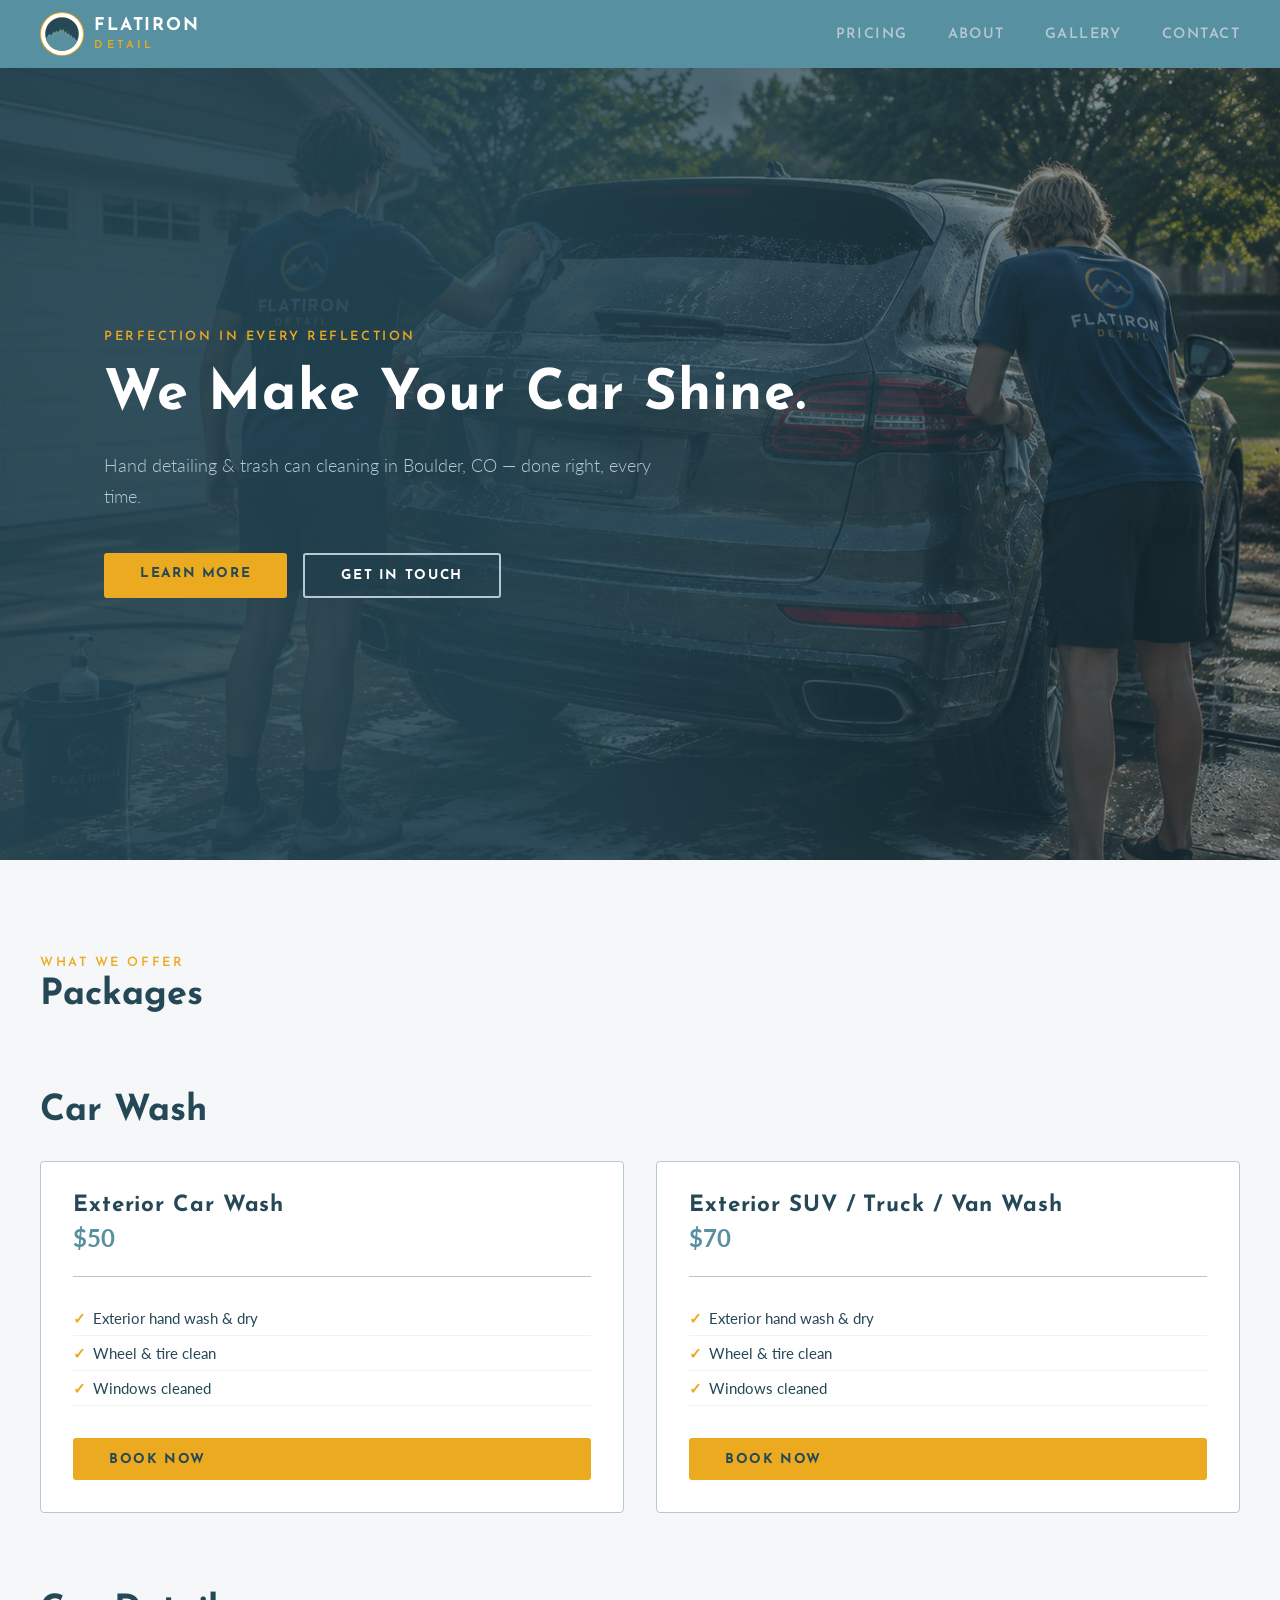
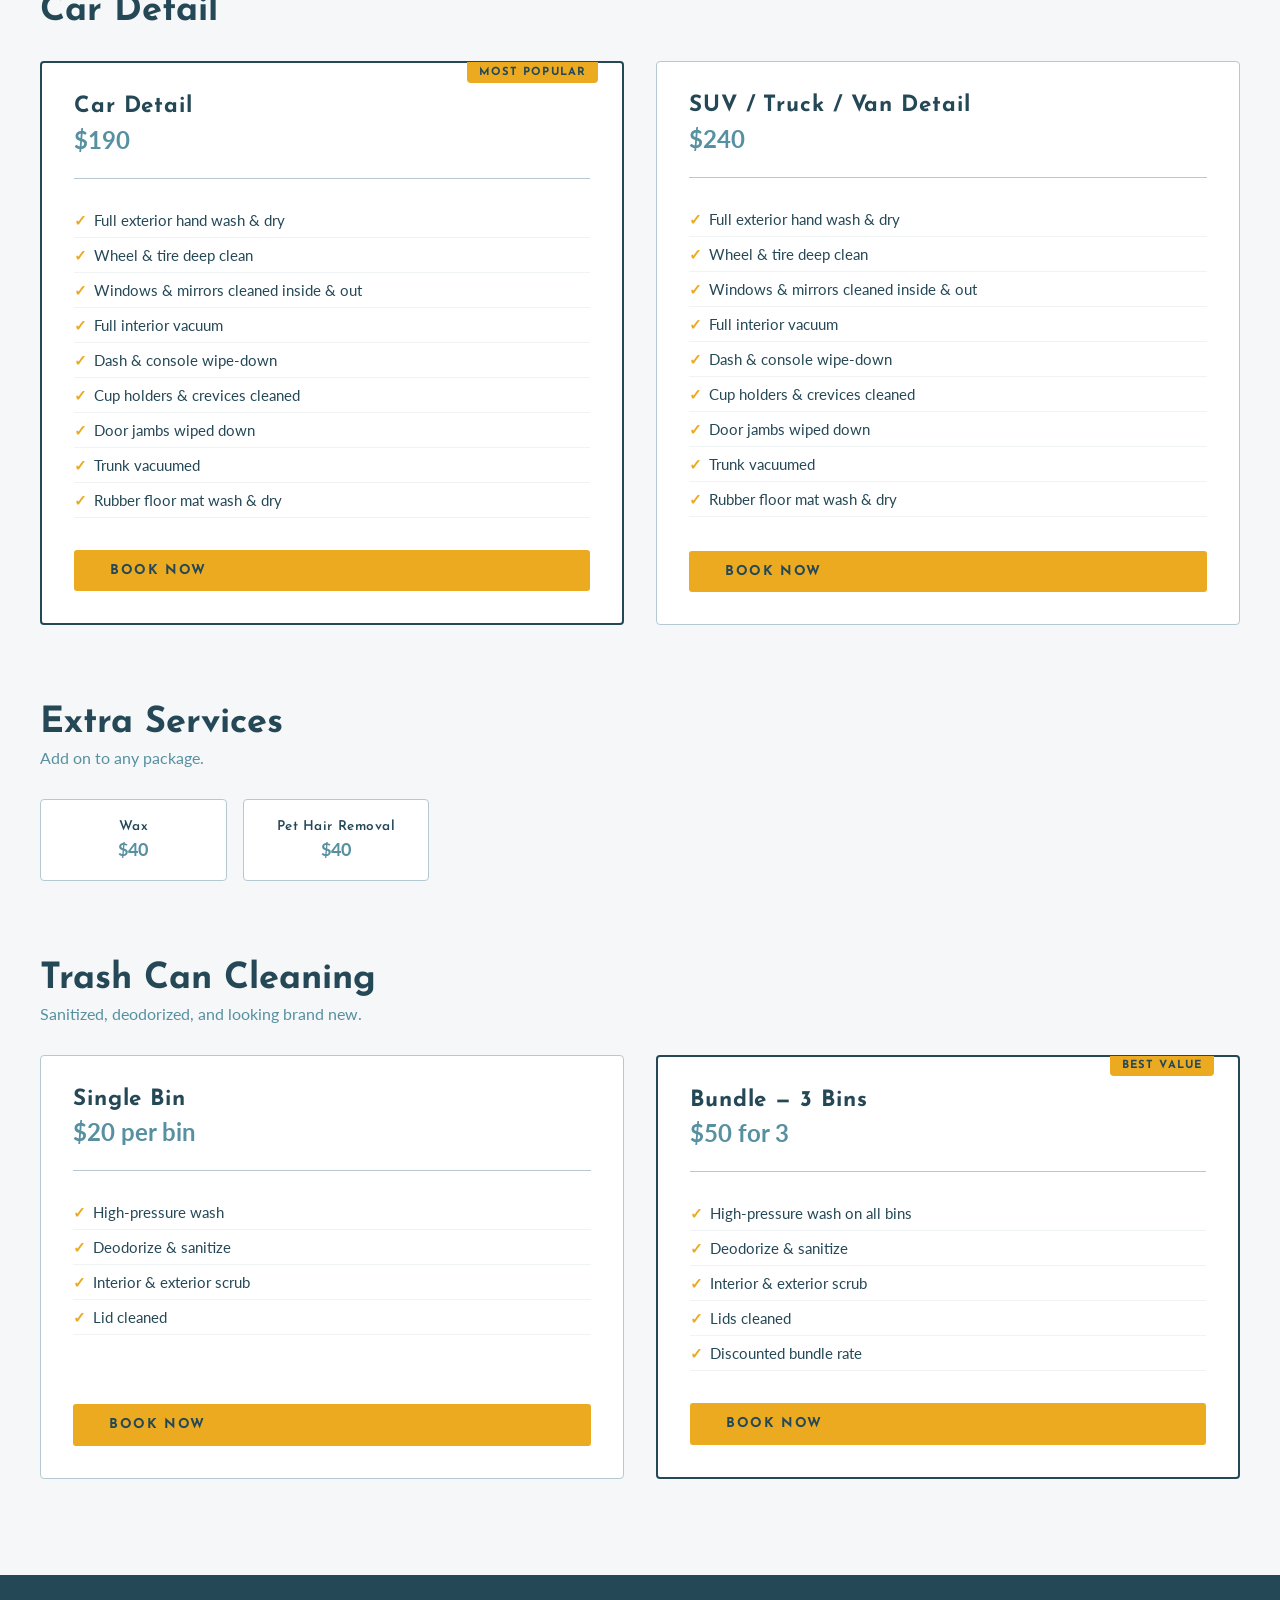
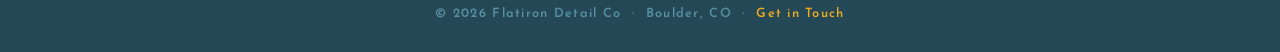
<file: index.html>
<!DOCTYPE html>
<html lang="en">
<head>
  <meta charset="UTF-8" />
  <meta name="viewport" content="width=device-width, initial-scale=1.0" />
  <title>Flatiron Detail Co</title>
  <link rel="preconnect" href="https://fonts.googleapis.com" />
  <link rel="preconnect" href="https://fonts.gstatic.com" crossorigin />
  <link href="https://fonts.googleapis.com/css2?family=Josefin+Sans:wght@300;400;600;700&family=Lato:wght@300;400;700&family=Belanosima:wght@400;600;700&display=swap" rel="stylesheet" />
  <link rel="icon" type="image/svg+xml" href="favicon.svg" />
  <link rel="stylesheet" href="style.css" />
</head>
<body>

  <!-- Navigation -->
  <header class="navbar">
    <div class="nav-container">
      <a href="index.html" class="nav-logo">
        <svg viewBox="120 140 440 440" xmlns="http://www.w3.org/2000/svg">
          <defs><clipPath id="logo-clip"><circle cx="340" cy="360" r="168"/></clipPath></defs>
          <circle cx="340" cy="360" r="220" fill="#EBAA20"/>
          <circle cx="340" cy="360" r="210" fill="#FFFFFF"/>
          <circle cx="340" cy="360" r="168" fill="#254857"/>
          <g clip-path="url(#logo-clip)">
            <path d="M172 430 L172 528 L508 528 L508 430 L480 420 L460 390 L448 400 L436 370 L424 382 L410 350 L396 365 L382 330 L368 348 L354 310 L340 330 L326 308 L312 328 L298 345 L284 326 L270 348 L256 335 L242 360 L228 372 L214 358 L200 375 L186 395 Z" fill="#5790A1"/>
            <polyline points="326,308 318,340 308,345 298,332 290,348 282,344 272,360 264,354 254,372 246,366 238,380" fill="none" stroke="#EBAA20" stroke-width="1.8" stroke-linecap="round" stroke-linejoin="round"/>
            <polyline points="354,310 348,335 340,330 334,348 326,344 318,360 308,365 302,378" fill="none" stroke="#EBAA20" stroke-width="1.8" stroke-linecap="round" stroke-linejoin="round"/>
            <polyline points="382,330 376,350 368,348 360,365 352,360 344,374" fill="none" stroke="#EBAA20" stroke-width="1.5" stroke-linecap="round" stroke-linejoin="round"/>
            <polyline points="410,350 404,368 396,365 388,378 380,374 372,386" fill="none" stroke="#EBAA20" stroke-width="1.4" stroke-linecap="round" stroke-linejoin="round"/>
            <polyline points="436,370 428,385 420,382 412,392 404,388 396,398 388,394" fill="none" stroke="#EBAA20" stroke-width="1.2" stroke-linecap="round" stroke-linejoin="round"/>
          </g>
          <circle cx="340" cy="360" r="168" fill="none" stroke="#EBAA20" stroke-width="1.5"/>
          <circle cx="340" cy="360" r="162" fill="none" stroke="#EBAA20" stroke-width="0.5" opacity="0.5"/>
        </svg>
        <span class="nav-logo-text">
          <span class="logo-line1">FLATIRON</span>
          <span class="logo-line2">DETAIL</span>
        </span>
      </a>
      <button class="nav-toggle" aria-label="Toggle navigation">
        <span></span><span></span><span></span>
      </button>
      <nav class="nav-links">
        <a href="#packages">Pricing</a>
        <a href="about.html">About</a>
        <a href="gallery.html">Gallery</a>
        <a href="contact.html">Contact</a>
      </nav>
    </div>
  </header>
  <script>
    const toggle = document.querySelector('.nav-toggle');
    const nav = document.querySelector('.nav-links');
    toggle.addEventListener('click', () => {
      toggle.classList.toggle('open');
      nav.classList.toggle('open');
    });
    nav.querySelectorAll('a').forEach(link => {
      link.addEventListener('click', () => {
        toggle.classList.remove('open');
        nav.classList.remove('open');
      });
    });
  </script>

  <!-- Hero Section -->
  <section class="hero">
    <div class="hero-content">
      <p class="hero-eyebrow">Perfection in every reflection</p>
      <h1>We Make Your Car Shine.</h1>
      <p class="hero-sub">Hand detailing &amp; trash can cleaning in Boulder, CO — done right, every time.</p>
      <div class="hero-buttons">
        <a href="about.html" class="btn btn-primary">Learn More</a>
        <a href="contact.html" class="btn btn-secondary">Get in Touch</a>
      </div>
    </div>
  </section>

  <!-- Packages Section -->
  <section class="packages-section" id="packages">
    <div class="packages-container">
      <div class="section-heading">
        <p class="section-eyebrow">What We Offer</p>
        <h2>Packages</h2>
      </div>

      <!-- Car Washes -->
      <div class="section-heading section-heading--sub">
        <h2>Car Wash</h2>
      </div>
      <div class="packages-grid">

        <div class="package-card">
          <div class="package-header">
            <h3>Exterior Car Wash</h3>
            <p class="package-price">$50</p>
          </div>
          <ul class="package-features">
            <li>Exterior hand wash &amp; dry</li>
            <li>Wheel &amp; tire clean</li>
            <li>Windows cleaned</li>
          </ul>
          <a href="contact.html" class="btn btn-primary">Book Now</a>
        </div>

        <div class="package-card">
          <div class="package-header">
            <h3>Exterior SUV / Truck / Van Wash</h3>
            <p class="package-price">$70</p>
          </div>
          <ul class="package-features">
            <li>Exterior hand wash &amp; dry</li>
            <li>Wheel &amp; tire clean</li>
            <li>Windows cleaned</li>
          </ul>
          <a href="contact.html" class="btn btn-primary">Book Now</a>
        </div>

      </div>

      <!-- Car Detail -->
      <div class="section-heading section-heading--sub">
        <h2>Car Detail</h2>
      </div>
      <div class="packages-grid">

        <div class="package-card package-card--featured">
          <div class="package-badge">Most Popular</div>
          <div class="package-header">
            <h3>Car Detail</h3>
            <p class="package-price">$190</p>
          </div>
          <ul class="package-features">
            <li>Full exterior hand wash &amp; dry</li>
            <li>Wheel &amp; tire deep clean</li>
            <li>Windows &amp; mirrors cleaned inside &amp; out</li>
            <li>Full interior vacuum</li>
            <li>Dash &amp; console wipe-down</li>
            <li>Cup holders &amp; crevices cleaned</li>
            <li>Door jambs wiped down</li>
            <li>Trunk vacuumed</li>
            <li>Rubber floor mat wash &amp; dry</li>
          </ul>
          <a href="contact.html" class="btn btn-primary">Book Now</a>
        </div>

        <div class="package-card">
          <div class="package-header">
            <h3>SUV / Truck / Van Detail</h3>
            <p class="package-price">$240</p>
          </div>
          <ul class="package-features">
            <li>Full exterior hand wash &amp; dry</li>
            <li>Wheel &amp; tire deep clean</li>
            <li>Windows &amp; mirrors cleaned inside &amp; out</li>
            <li>Full interior vacuum</li>
            <li>Dash &amp; console wipe-down</li>
            <li>Cup holders &amp; crevices cleaned</li>
            <li>Door jambs wiped down</li>
            <li>Trunk vacuumed</li>
            <li>Rubber floor mat wash &amp; dry</li>
          </ul>
          <a href="contact.html" class="btn btn-primary">Book Now</a>
        </div>

      </div>

      <!-- Extra Services -->
      <div class="section-heading section-heading--sub">
        <h2>Extra Services</h2>
        <p class="section-sub">Add on to any package.</p>
      </div>
      <div class="extras-grid">
        <div class="extra-card">
          <p class="extra-name">Wax</p>
          <p class="extra-price">$40</p>
        </div>
        <div class="extra-card">
          <p class="extra-name">Pet Hair Removal</p>
          <p class="extra-price">$40</p>
        </div>
      </div>

      <!-- Trash Can Cleaning -->
      <div class="section-heading section-heading--sub">
        <h2>Trash Can Cleaning</h2>
        <p class="section-sub">Sanitized, deodorized, and looking brand new.</p>
      </div>
      <div class="packages-grid">

        <div class="package-card">
          <div class="package-header">
            <h3>Single Bin</h3>
            <p class="package-price">$20 per bin</p>
          </div>
          <ul class="package-features">
            <li>High-pressure wash</li>
            <li>Deodorize &amp; sanitize</li>
            <li>Interior &amp; exterior scrub</li>
            <li>Lid cleaned</li>
          </ul>
          <a href="contact.html" class="btn btn-primary">Book Now</a>
        </div>

        <div class="package-card package-card--featured">
          <div class="package-badge">Best Value</div>
          <div class="package-header">
            <h3>Bundle — 3 Bins</h3>
            <p class="package-price">$50 for 3</p>
          </div>
          <ul class="package-features">
            <li>High-pressure wash on all bins</li>
            <li>Deodorize &amp; sanitize</li>
            <li>Interior &amp; exterior scrub</li>
            <li>Lids cleaned</li>
            <li>Discounted bundle rate</li>
          </ul>
          <a href="contact.html" class="btn btn-primary">Book Now</a>
        </div>

      </div>

    </div>
  </section>

  <footer class="site-footer">
    <p>&copy; <span id="year"></span> Flatiron Detail Co &nbsp;·&nbsp; Boulder, CO &nbsp;·&nbsp; <a href="contact.html">Get in Touch</a></p>
  </footer>
  <script>document.getElementById('year').textContent = new Date().getFullYear();</script>

</body>
</html>
</file>
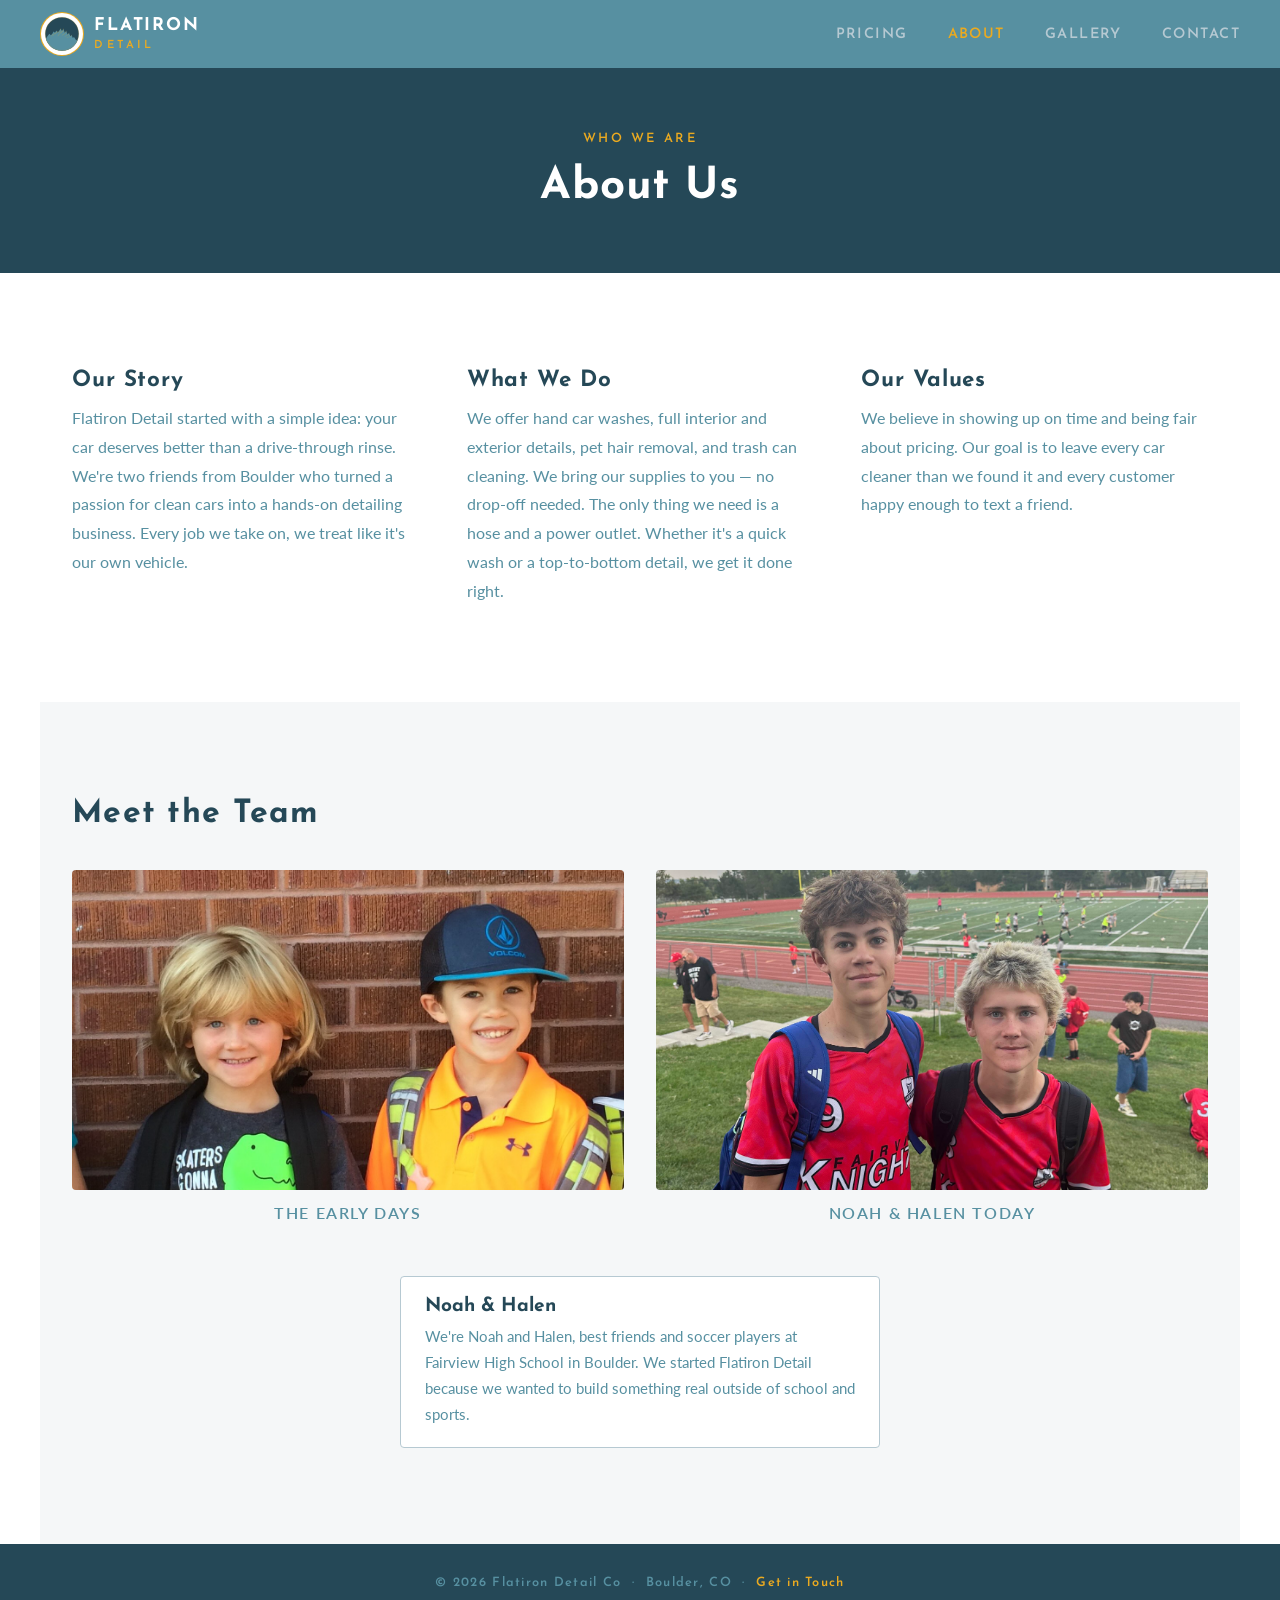
<file: about.html>
<!DOCTYPE html>
<html lang="en">
<head>
  <meta charset="UTF-8" />
  <meta name="viewport" content="width=device-width, initial-scale=1.0" />
  <title>About | Flatiron Detail Co</title>
  <link rel="preconnect" href="https://fonts.googleapis.com" />
  <link rel="preconnect" href="https://fonts.gstatic.com" crossorigin />
  <link href="https://fonts.googleapis.com/css2?family=Josefin+Sans:wght@300;400;600;700&family=Lato:wght@300;400;700&family=Belanosima:wght@400;600;700&display=swap" rel="stylesheet" />
  <link rel="icon" type="image/svg+xml" href="favicon.svg" />
  <link rel="stylesheet" href="style.css" />
</head>
<body>

  <!-- Navigation -->
  <header class="navbar">
    <div class="nav-container">
      <a href="index.html" class="nav-logo">
        <svg viewBox="120 140 440 440" xmlns="http://www.w3.org/2000/svg">
          <defs><clipPath id="logo-clip"><circle cx="340" cy="360" r="168"/></clipPath></defs>
          <circle cx="340" cy="360" r="220" fill="#EBAA20"/>
          <circle cx="340" cy="360" r="210" fill="#FFFFFF"/>
          <circle cx="340" cy="360" r="168" fill="#254857"/>
          <g clip-path="url(#logo-clip)">
            <path d="M172 430 L172 528 L508 528 L508 430 L480 420 L460 390 L448 400 L436 370 L424 382 L410 350 L396 365 L382 330 L368 348 L354 310 L340 330 L326 308 L312 328 L298 345 L284 326 L270 348 L256 335 L242 360 L228 372 L214 358 L200 375 L186 395 Z" fill="#5790A1"/>
            <polyline points="326,308 318,340 308,345 298,332 290,348 282,344 272,360 264,354 254,372 246,366 238,380" fill="none" stroke="#EBAA20" stroke-width="1.8" stroke-linecap="round" stroke-linejoin="round"/>
            <polyline points="354,310 348,335 340,330 334,348 326,344 318,360 308,365 302,378" fill="none" stroke="#EBAA20" stroke-width="1.8" stroke-linecap="round" stroke-linejoin="round"/>
            <polyline points="382,330 376,350 368,348 360,365 352,360 344,374" fill="none" stroke="#EBAA20" stroke-width="1.5" stroke-linecap="round" stroke-linejoin="round"/>
            <polyline points="410,350 404,368 396,365 388,378 380,374 372,386" fill="none" stroke="#EBAA20" stroke-width="1.4" stroke-linecap="round" stroke-linejoin="round"/>
            <polyline points="436,370 428,385 420,382 412,392 404,388 396,398 388,394" fill="none" stroke="#EBAA20" stroke-width="1.2" stroke-linecap="round" stroke-linejoin="round"/>
          </g>
          <circle cx="340" cy="360" r="168" fill="none" stroke="#EBAA20" stroke-width="1.5"/>
          <circle cx="340" cy="360" r="162" fill="none" stroke="#EBAA20" stroke-width="0.5" opacity="0.5"/>
        </svg>
        <span class="nav-logo-text">
          <span class="logo-line1">FLATIRON</span>
          <span class="logo-line2">DETAIL</span>
        </span>
      </a>
      <button class="nav-toggle" aria-label="Toggle navigation">
        <span></span><span></span><span></span>
      </button>
      <nav class="nav-links">
        <a href="index.html#packages">Pricing</a>
        <a href="about.html" class="active">About</a>
        <a href="gallery.html">Gallery</a>
        <a href="contact.html">Contact</a>
      </nav>
    </div>
  </header>
  <script>
    const toggle = document.querySelector('.nav-toggle');
    const nav = document.querySelector('.nav-links');
    toggle.addEventListener('click', () => {
      toggle.classList.toggle('open');
      nav.classList.toggle('open');
    });
    nav.querySelectorAll('a').forEach(link => {
      link.addEventListener('click', () => {
        toggle.classList.remove('open');
        nav.classList.remove('open');
      });
    });
  </script>

  <!-- Page Header -->
  <section class="page-hero">
    <div class="page-hero-content">
      <p class="hero-eyebrow">Who We Are</p>
      <h1>About Us</h1>
    </div>
  </section>

  <!-- About Content -->
  <section class="section">
    <div class="about-grid">

      <div class="about-block">
        <h2>Our Story</h2>
        <p>Flatiron Detail started with a simple idea: your car deserves better than a drive-through rinse. We're two friends from Boulder who turned a passion for clean cars into a hands-on detailing business. Every job we take on, we treat like it's our own vehicle.</p>
      </div>

      <div class="about-block">
        <h2>What We Do</h2>
        <p>We offer hand car washes, full interior and exterior details, pet hair removal, and trash can cleaning. We bring our supplies to you — no drop-off needed. The only thing we need is a hose and a power outlet. Whether it's a quick wash or a top-to-bottom detail, we get it done right.</p>
      </div>

      <div class="about-block">
        <h2>Our Values</h2>
        <p>We believe in showing up on time and being fair about pricing. Our goal is to leave every car cleaner than we found it and every customer happy enough to text a friend.</p>
      </div>

    </div>
  </section>

  <!-- Meet the Team -->
  <section class="section section-alt">
    <div class="team-section-header">
      <h2>Meet the Team</h2>
    </div>

    <div class="team-photos-row">
      <div class="team-photo-block">
        <img src="images/noah-halen-kids.jpg" alt="Noah and Halen — the early days" />
        <p class="team-photo-caption">The early days</p>
      </div>
      <div class="team-photo-block">
        <img src="images/noah-halen-soccer.jpg" alt="Noah and Halen today" />
        <p class="team-photo-caption">Noah &amp; Halen today</p>
      </div>
    </div>

    <div class="team-grid">

      <div class="team-card">
        <div class="team-info">
          <h3>Noah &amp; Halen</h3>
          <p>We're Noah and Halen, best friends and soccer players at Fairview High School in Boulder. We started Flatiron Detail because we wanted to build something real outside of school and sports.</p>
        </div>
      </div>

    </div>
  </section>

  <footer class="site-footer">
    <p>&copy; <span id="year"></span> Flatiron Detail Co &nbsp;·&nbsp; Boulder, CO &nbsp;·&nbsp; <a href="contact.html">Get in Touch</a></p>
  </footer>
  <script>document.getElementById('year').textContent = new Date().getFullYear();</script>

</body>
</html>
</file>
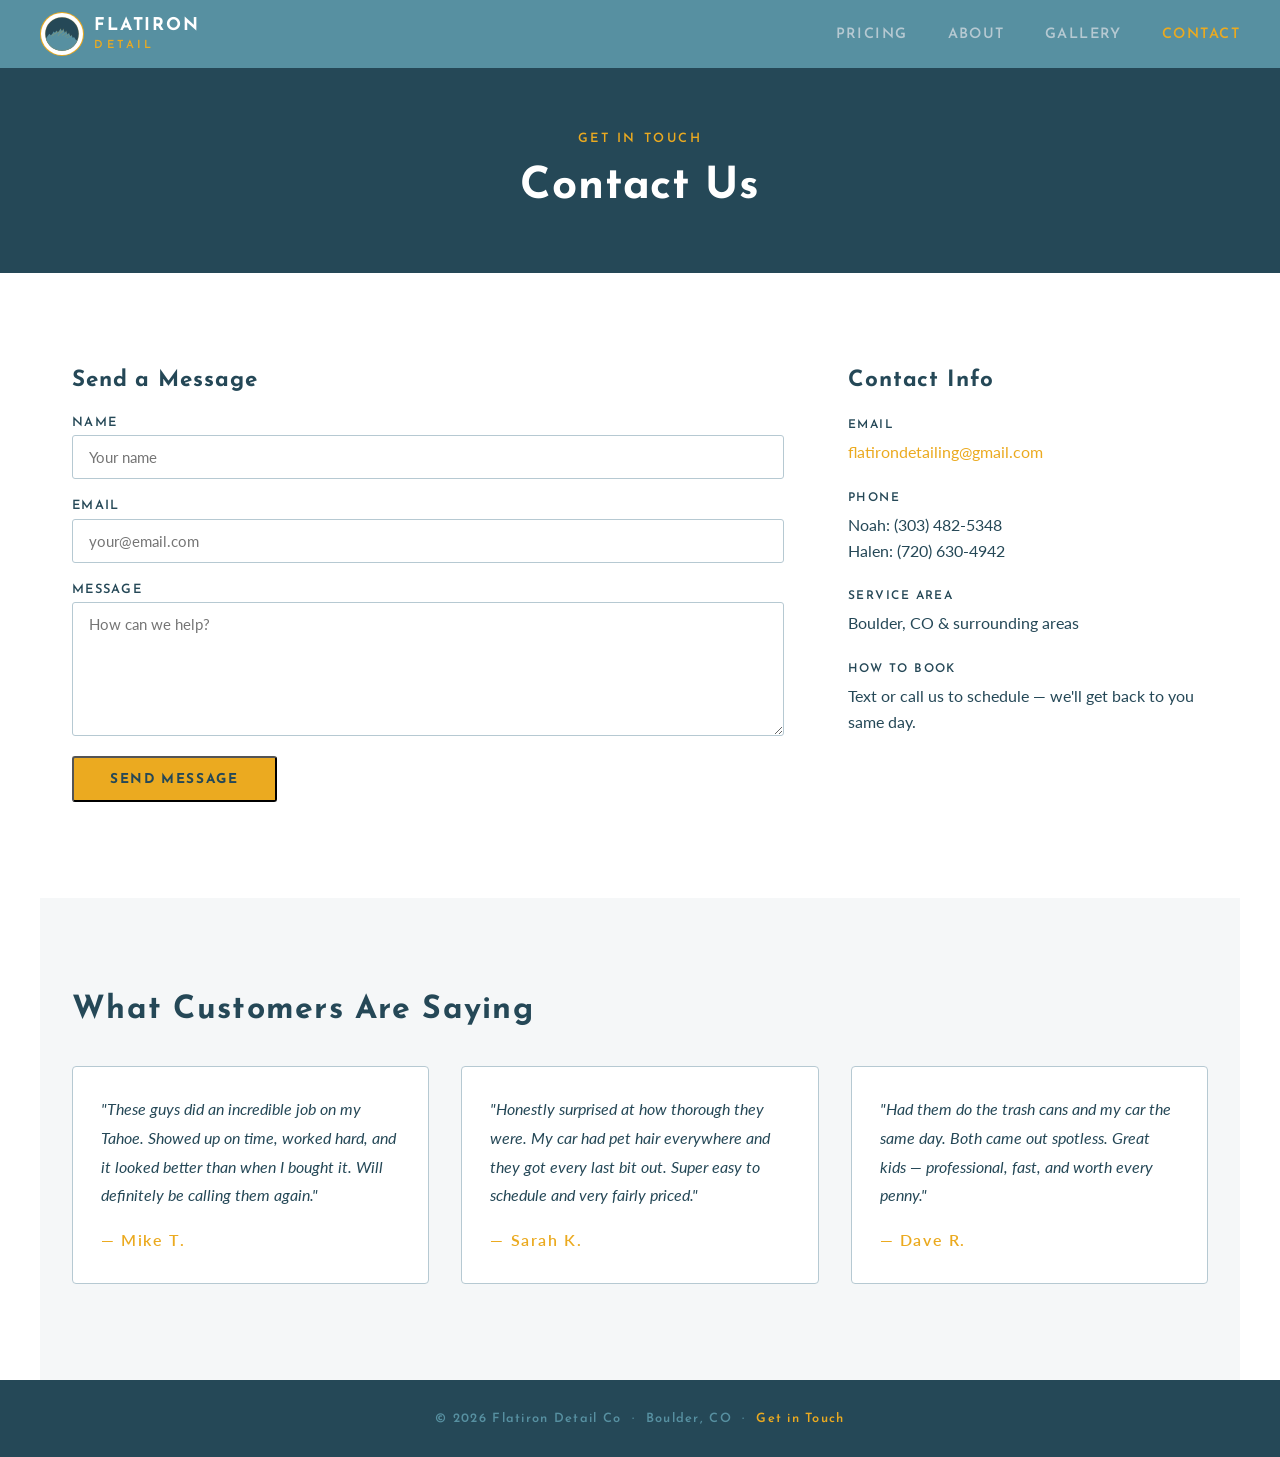
<file: contact.html>
<!DOCTYPE html>
<html lang="en">
<head>
  <meta charset="UTF-8" />
  <meta name="viewport" content="width=device-width, initial-scale=1.0" />
  <title>Contact | Flatiron Detail Co</title>
  <link rel="preconnect" href="https://fonts.googleapis.com" />
  <link rel="preconnect" href="https://fonts.gstatic.com" crossorigin />
  <link href="https://fonts.googleapis.com/css2?family=Josefin+Sans:wght@300;400;600;700&family=Lato:wght@300;400;700&family=Belanosima:wght@400;600;700&display=swap" rel="stylesheet" />
  <link rel="icon" type="image/svg+xml" href="favicon.svg" />
  <link rel="stylesheet" href="style.css" />
</head>
<body>

  <!-- Navigation -->
  <header class="navbar">
    <div class="nav-container">
      <a href="index.html" class="nav-logo">
        <svg viewBox="120 140 440 440" xmlns="http://www.w3.org/2000/svg">
          <defs><clipPath id="logo-clip"><circle cx="340" cy="360" r="168"/></clipPath></defs>
          <circle cx="340" cy="360" r="220" fill="#EBAA20"/>
          <circle cx="340" cy="360" r="210" fill="#FFFFFF"/>
          <circle cx="340" cy="360" r="168" fill="#254857"/>
          <g clip-path="url(#logo-clip)">
            <path d="M172 430 L172 528 L508 528 L508 430 L480 420 L460 390 L448 400 L436 370 L424 382 L410 350 L396 365 L382 330 L368 348 L354 310 L340 330 L326 308 L312 328 L298 345 L284 326 L270 348 L256 335 L242 360 L228 372 L214 358 L200 375 L186 395 Z" fill="#5790A1"/>
            <polyline points="326,308 318,340 308,345 298,332 290,348 282,344 272,360 264,354 254,372 246,366 238,380" fill="none" stroke="#EBAA20" stroke-width="1.8" stroke-linecap="round" stroke-linejoin="round"/>
            <polyline points="354,310 348,335 340,330 334,348 326,344 318,360 308,365 302,378" fill="none" stroke="#EBAA20" stroke-width="1.8" stroke-linecap="round" stroke-linejoin="round"/>
            <polyline points="382,330 376,350 368,348 360,365 352,360 344,374" fill="none" stroke="#EBAA20" stroke-width="1.5" stroke-linecap="round" stroke-linejoin="round"/>
            <polyline points="410,350 404,368 396,365 388,378 380,374 372,386" fill="none" stroke="#EBAA20" stroke-width="1.4" stroke-linecap="round" stroke-linejoin="round"/>
            <polyline points="436,370 428,385 420,382 412,392 404,388 396,398 388,394" fill="none" stroke="#EBAA20" stroke-width="1.2" stroke-linecap="round" stroke-linejoin="round"/>
          </g>
          <circle cx="340" cy="360" r="168" fill="none" stroke="#EBAA20" stroke-width="1.5"/>
          <circle cx="340" cy="360" r="162" fill="none" stroke="#EBAA20" stroke-width="0.5" opacity="0.5"/>
        </svg>
        <span class="nav-logo-text">
          <span class="logo-line1">FLATIRON</span>
          <span class="logo-line2">DETAIL</span>
        </span>
      </a>
      <button class="nav-toggle" aria-label="Toggle navigation">
        <span></span><span></span><span></span>
      </button>
      <nav class="nav-links">
        <a href="index.html#packages">Pricing</a>
        <a href="about.html">About</a>
        <a href="gallery.html">Gallery</a>
        <a href="contact.html" class="active">Contact</a>
      </nav>
    </div>
  </header>
  <script>
    const toggle = document.querySelector('.nav-toggle');
    const nav = document.querySelector('.nav-links');
    toggle.addEventListener('click', () => {
      toggle.classList.toggle('open');
      nav.classList.toggle('open');
    });
    nav.querySelectorAll('a').forEach(link => {
      link.addEventListener('click', () => {
        toggle.classList.remove('open');
        nav.classList.remove('open');
      });
    });
  </script>

  <!-- Page Header -->
  <section class="page-hero">
    <div class="page-hero-content">
      <p class="hero-eyebrow">Get in Touch</p>
      <h1>Contact Us</h1>
    </div>
  </section>

  <!-- Contact Content -->
  <section class="section">
    <div class="contact-grid">

      <!-- Contact Form -->
      <div class="contact-form-wrap">
        <h2>Send a Message</h2>
        <form class="contact-form" action="https://api.web3forms.com/submit" method="POST">
          <input type="hidden" name="access_key" value="72339ab6-6cac-43b0-a667-18a7a5e5b8c1" />
          <input type="hidden" name="subject" value="New message from Flatiron Detail website" />
          <div class="form-group">
            <label for="name">Name</label>
            <input type="text" id="name" name="name" placeholder="Your name" required />
          </div>
          <div class="form-group">
            <label for="email">Email</label>
            <input type="email" id="email" name="email" placeholder="your@email.com" required />
          </div>
          <div class="form-group">
            <label for="message">Message</label>
            <textarea id="message" name="message" rows="6" placeholder="How can we help?" required></textarea>
          </div>
          <button type="submit" class="btn btn-primary">Send Message</button>
        </form>
        <div class="form-success" id="form-success">
          <p>Message sent! We'll get back to you same day.</p>
        </div>
        <script>
          const form = document.querySelector('.contact-form');
          form.addEventListener('submit', async function(e) {
            e.preventDefault();
            const data = new FormData(form);
            const res = await fetch('https://api.web3forms.com/submit', { method: 'POST', body: data });
            if (res.ok) {
              form.style.display = 'none';
              document.getElementById('form-success').style.display = 'block';
            }
          });
        </script>
      </div>

      <!-- Contact Info -->
      <div class="contact-info">
        <h2>Contact Info</h2>
        <div class="info-block">
          <p class="info-label">Email</p>
          <p><a href="mailto:flatirondetailing@gmail.com">flatirondetailing@gmail.com</a></p>
        </div>
        <div class="info-block">
          <p class="info-label">Phone</p>
          <p>Noah: (303) 482-5348</p>
          <p>Halen: (720) 630-4942</p>
        </div>
        <div class="info-block">
          <p class="info-label">Service Area</p>
          <p>Boulder, CO &amp; surrounding areas</p>
        </div>
        <div class="info-block">
          <p class="info-label">How to Book</p>
          <p>Text or call us to schedule — we'll get back to you same day.</p>
        </div>
      </div>

    </div>
  </section>

  <!-- Testimonials -->
  <section class="section section-alt">
    <div class="testimonials-section">
      <h2>What Customers Are Saying</h2>
      <div class="testimonials-grid">
        <div class="testimonial-card">
          <p class="testimonial-quote">"These guys did an incredible job on my Tahoe. Showed up on time, worked hard, and it looked better than when I bought it. Will definitely be calling them again."</p>
          <p class="testimonial-name">— Mike T.</p>
        </div>
        <div class="testimonial-card">
          <p class="testimonial-quote">"Honestly surprised at how thorough they were. My car had pet hair everywhere and they got every last bit out. Super easy to schedule and very fairly priced."</p>
          <p class="testimonial-name">— Sarah K.</p>
        </div>
        <div class="testimonial-card">
          <p class="testimonial-quote">"Had them do the trash cans and my car the same day. Both came out spotless. Great kids — professional, fast, and worth every penny."</p>
          <p class="testimonial-name">— Dave R.</p>
        </div>
      </div>
    </div>
  </section>

  <footer class="site-footer">
    <p>&copy; <span id="year"></span> Flatiron Detail Co &nbsp;·&nbsp; Boulder, CO &nbsp;·&nbsp; <a href="contact.html">Get in Touch</a></p>
  </footer>
  <script>document.getElementById('year').textContent = new Date().getFullYear();</script>

</body>
</html>
</file>
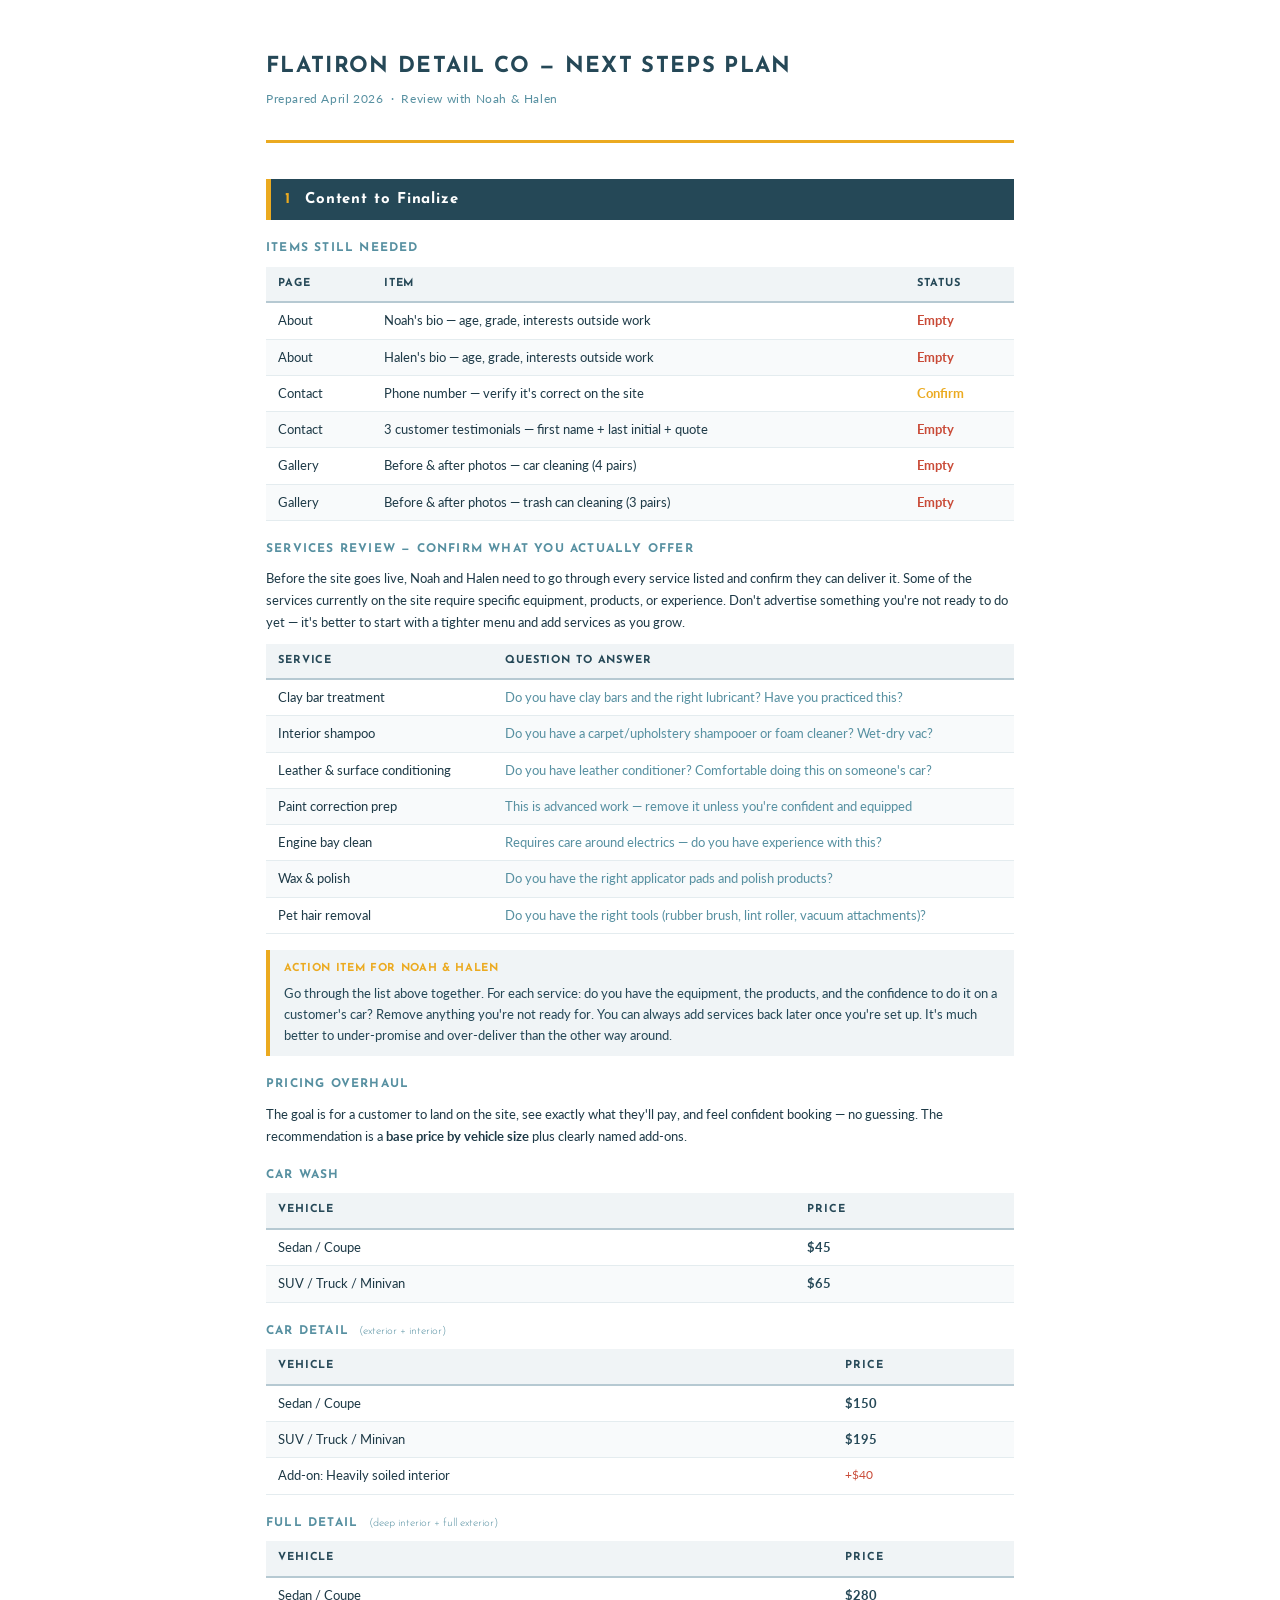
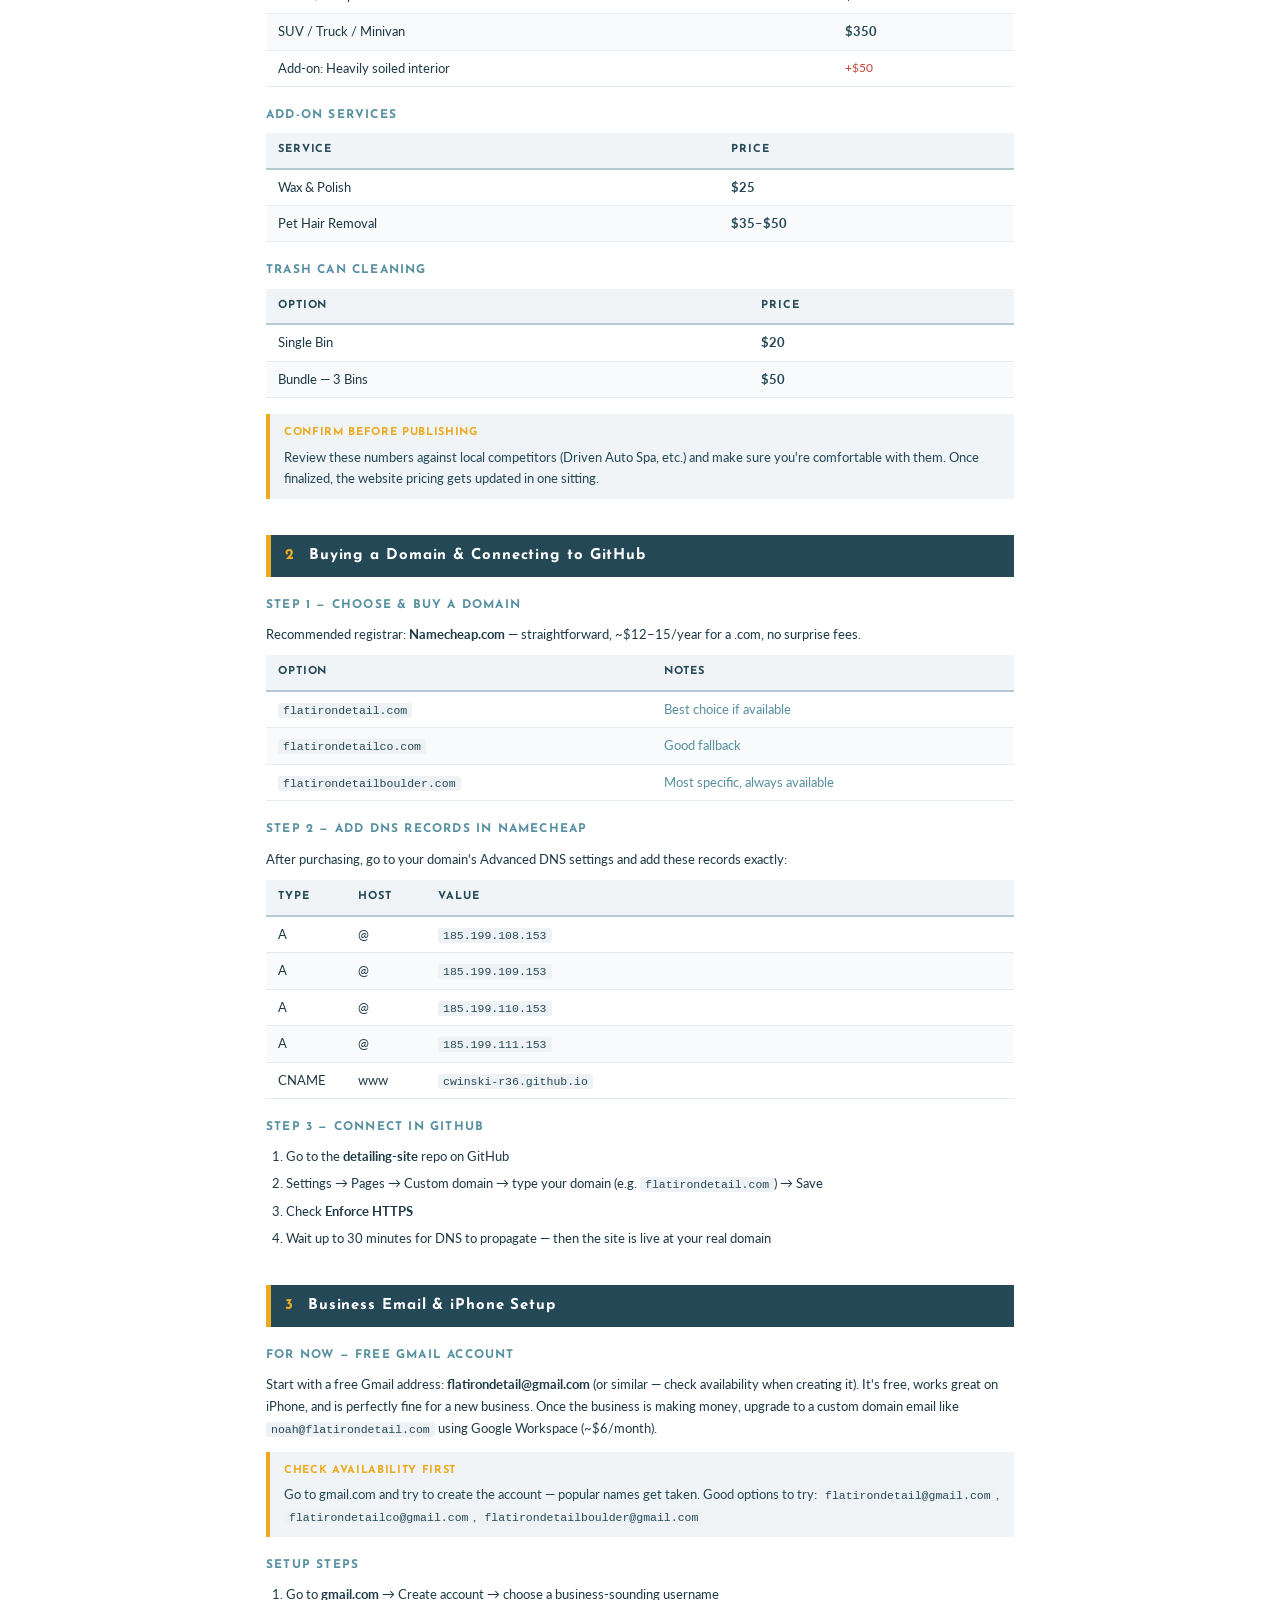
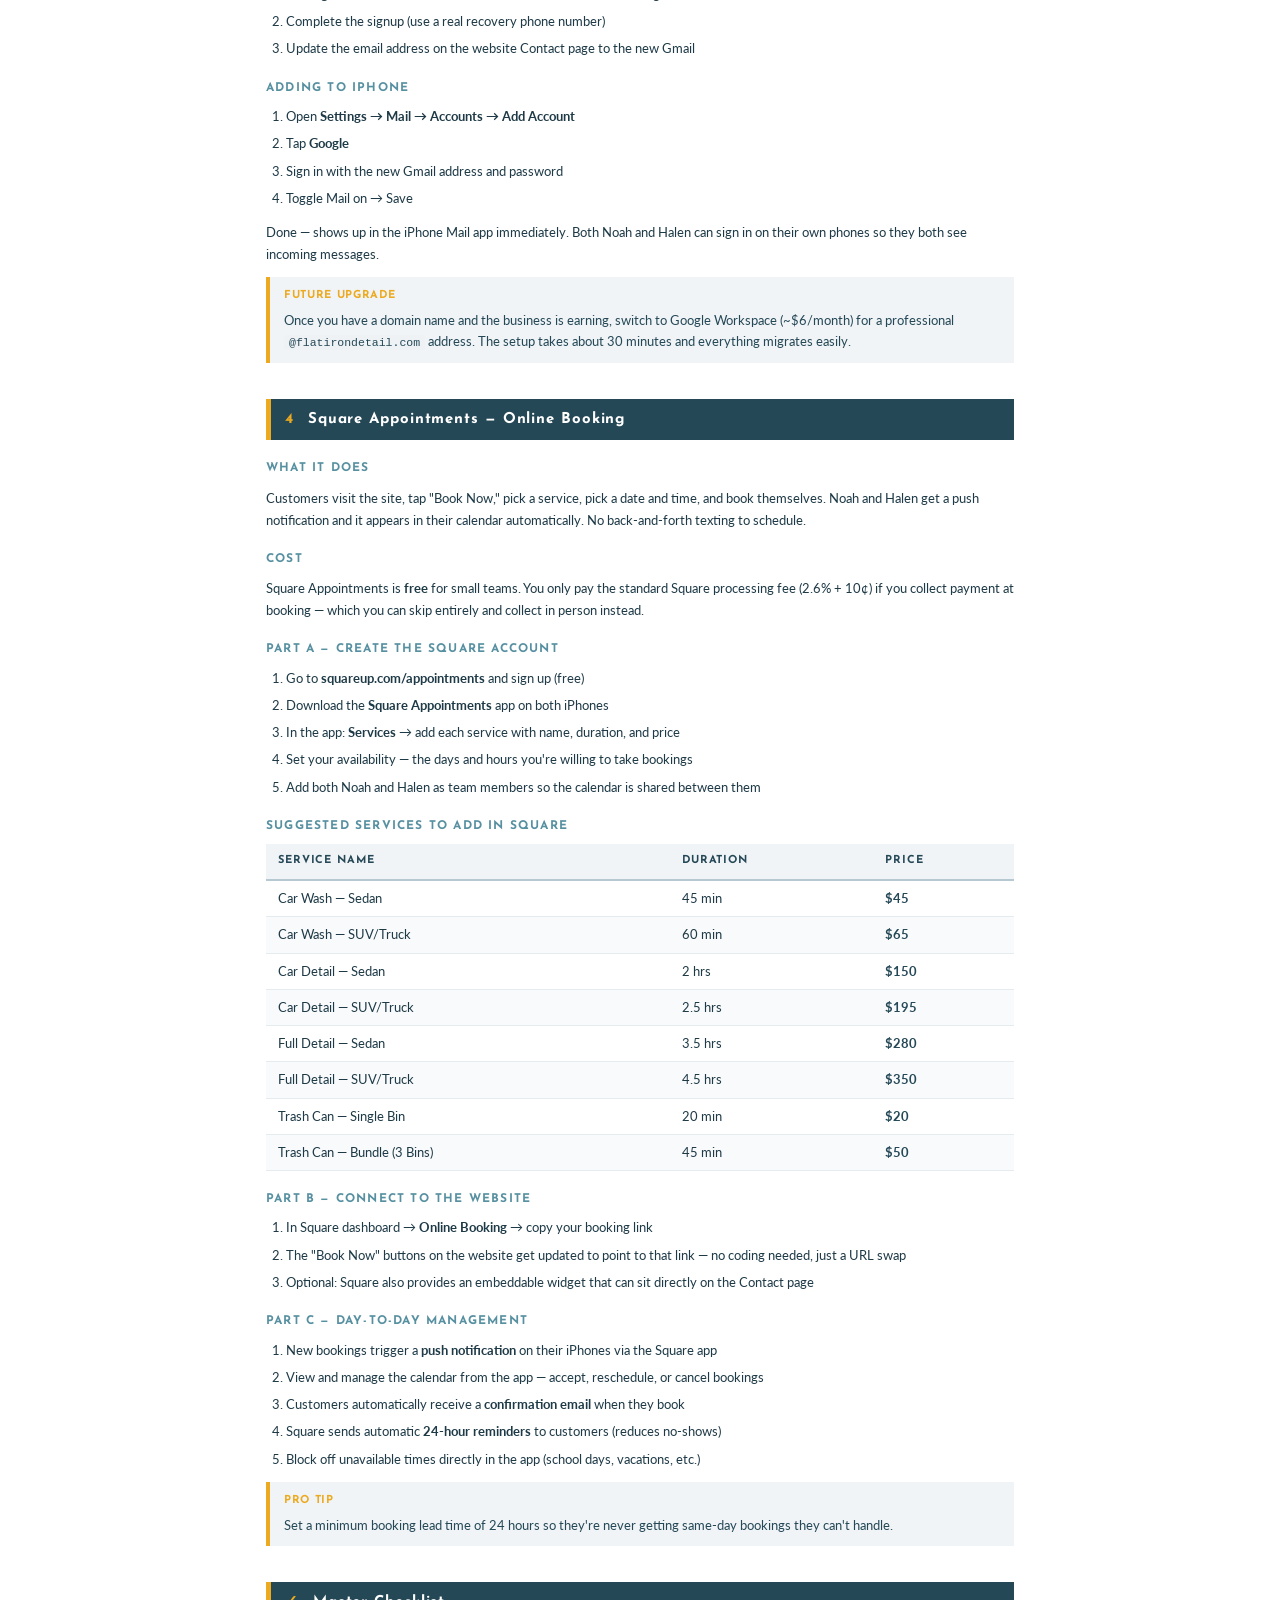
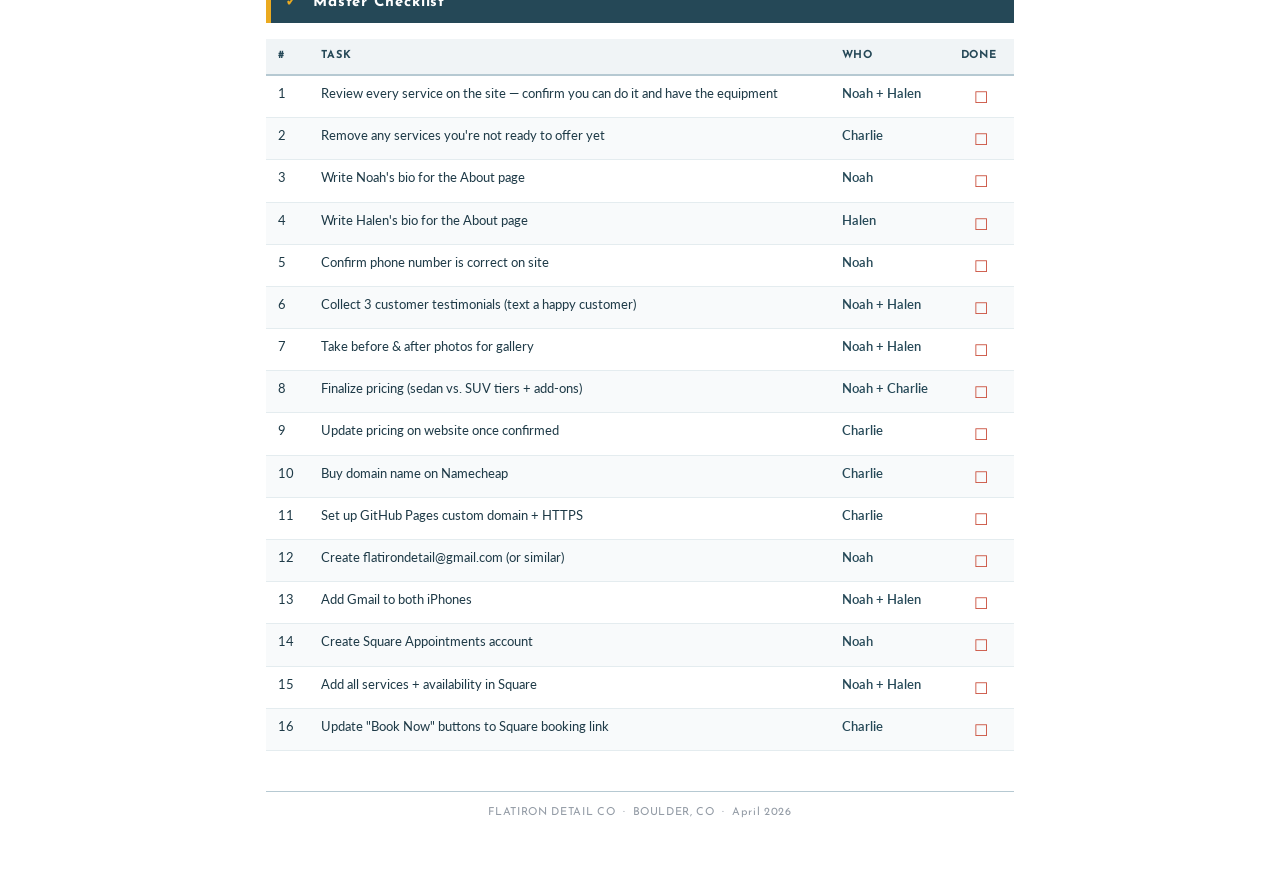
<file: flatiron-detail-plan.html>
<!DOCTYPE html>
<html lang="en">
<head>
  <meta charset="UTF-8" />
  <meta name="viewport" content="width=device-width, initial-scale=1.0" />
  <title>Flatiron Detail Co — Next Steps Plan</title>
  <link href="https://fonts.googleapis.com/css2?family=Josefin+Sans:wght@600;700&family=Lato:wght@300;400;700&display=swap" rel="stylesheet" />
  <style>
    /* ---- Base ---- */
    *, *::before, *::after { box-sizing: border-box; margin: 0; padding: 0; }

    body {
      font-family: 'Lato', sans-serif;
      font-size: 13px;
      color: #1e3a47;
      background: #fff;
      padding: 48px 56px;
      max-width: 860px;
      margin: 0 auto;
      line-height: 1.7;
    }

    /* ---- Header ---- */
    .doc-header {
      border-bottom: 3px solid #EBAA20;
      padding-bottom: 20px;
      margin-bottom: 36px;
    }

    .doc-header h1 {
      font-family: 'Josefin Sans', sans-serif;
      font-size: 22px;
      font-weight: 700;
      letter-spacing: 0.06em;
      color: #254857;
    }

    .doc-header .subtitle {
      font-family: 'Lato', sans-serif;
      font-size: 12px;
      color: #5790A1;
      margin-top: 4px;
      letter-spacing: 0.05em;
    }

    /* ---- Section headings ---- */
    .section {
      margin-bottom: 36px;
      page-break-inside: avoid;
    }

    .section-title {
      font-family: 'Josefin Sans', sans-serif;
      font-size: 15px;
      font-weight: 700;
      letter-spacing: 0.06em;
      color: #fff;
      background: #254857;
      padding: 8px 14px;
      margin-bottom: 16px;
      border-left: 5px solid #EBAA20;
    }

    .section-title span {
      color: #EBAA20;
      margin-right: 8px;
    }

    h3 {
      font-family: 'Josefin Sans', sans-serif;
      font-size: 12px;
      font-weight: 700;
      letter-spacing: 0.1em;
      text-transform: uppercase;
      color: #5790A1;
      margin: 18px 0 8px;
    }

    p { margin-bottom: 10px; }

    /* ---- Tables ---- */
    table {
      width: 100%;
      border-collapse: collapse;
      margin-bottom: 16px;
      font-size: 12.5px;
    }

    thead tr {
      background: #f0f4f6;
    }

    thead th {
      font-family: 'Josefin Sans', sans-serif;
      font-size: 11px;
      font-weight: 700;
      letter-spacing: 0.08em;
      text-transform: uppercase;
      color: #254857;
      padding: 8px 12px;
      text-align: left;
      border-bottom: 2px solid #B6C9D2;
    }

    tbody tr:nth-child(even) { background: #f8fafb; }

    tbody td {
      padding: 7px 12px;
      border-bottom: 1px solid #e4ecef;
      color: #1e3a47;
      vertical-align: top;
    }

    tbody td:last-child { color: #5790A1; }

    .price { font-weight: 700; color: #254857 !important; }
    .addon { color: #C94B38 !important; font-size: 12px; }
    .status-empty { color: #C94B38 !important; font-weight: 700; }
    .status-confirm { color: #EBAA20 !important; font-weight: 700; }

    /* ---- Callout boxes ---- */
    .callout {
      background: #f0f4f6;
      border-left: 4px solid #EBAA20;
      padding: 10px 14px;
      margin: 12px 0 16px;
      font-size: 12.5px;
      color: #254857;
    }

    .callout strong {
      font-family: 'Josefin Sans', sans-serif;
      font-size: 11px;
      letter-spacing: 0.06em;
      text-transform: uppercase;
      color: #EBAA20;
      display: block;
      margin-bottom: 4px;
    }

    /* ---- Steps ---- */
    ol {
      padding-left: 20px;
      margin-bottom: 12px;
    }

    ol li {
      margin-bottom: 6px;
      font-size: 12.5px;
    }

    /* ---- DNS record table ---- */
    .dns-table thead th:first-child { width: 80px; }
    .dns-table thead th:nth-child(2) { width: 80px; }
    code {
      font-family: monospace;
      font-size: 11.5px;
      background: #eef2f4;
      padding: 1px 5px;
      border-radius: 3px;
      color: #254857;
    }

    /* ---- Master checklist ---- */
    .checklist table tbody td:nth-child(2) { color: #1e3a47 !important; }
    .checklist table tbody td:nth-child(3) { font-weight: 600; color: #254857 !important; }
    .checklist table tbody td:last-child { color: #C94B38 !important; font-size: 16px; text-align: center; }

    /* ---- Page footer ---- */
    .doc-footer {
      margin-top: 40px;
      padding-top: 12px;
      border-top: 1px solid #B6C9D2;
      font-size: 11px;
      color: #949CA6;
      text-align: center;
      font-family: 'Josefin Sans', sans-serif;
      letter-spacing: 0.06em;
    }

    /* ---- Print styles ---- */
    @page { margin: 1.5cm; }
    @media print {
      body { padding: 0; margin: 0; font-size: 12px; }
      .section { page-break-inside: avoid; }
      .section-title { -webkit-print-color-adjust: exact; print-color-adjust: exact; }
      thead tr { -webkit-print-color-adjust: exact; print-color-adjust: exact; }
      tbody tr:nth-child(even) { -webkit-print-color-adjust: exact; print-color-adjust: exact; }
      .callout { -webkit-print-color-adjust: exact; print-color-adjust: exact; }
    }
  </style>
</head>
<body>

  <div class="doc-header">
    <h1>FLATIRON DETAIL CO — NEXT STEPS PLAN</h1>
    <p class="subtitle">Prepared April 2026 &nbsp;·&nbsp; Review with Noah &amp; Halen</p>
  </div>

  <!-- ============================================================ -->
  <!-- SECTION 1: CONTENT -->
  <!-- ============================================================ -->
  <div class="section">
    <div class="section-title"><span>1</span> Content to Finalize</div>

    <h3>Items Still Needed</h3>
    <table>
      <thead>
        <tr><th>Page</th><th>Item</th><th>Status</th></tr>
      </thead>
      <tbody>
        <tr><td>About</td><td>Noah's bio — age, grade, interests outside work</td><td class="status-empty">Empty</td></tr>
        <tr><td>About</td><td>Halen's bio — age, grade, interests outside work</td><td class="status-empty">Empty</td></tr>
        <tr><td>Contact</td><td>Phone number — verify it's correct on the site</td><td class="status-confirm">Confirm</td></tr>
        <tr><td>Contact</td><td>3 customer testimonials — first name + last initial + quote</td><td class="status-empty">Empty</td></tr>
        <tr><td>Gallery</td><td>Before &amp; after photos — car cleaning (4 pairs)</td><td class="status-empty">Empty</td></tr>
        <tr><td>Gallery</td><td>Before &amp; after photos — trash can cleaning (3 pairs)</td><td class="status-empty">Empty</td></tr>
      </tbody>
    </table>

    <h3>Services Review — Confirm What You Actually Offer</h3>
    <p>Before the site goes live, Noah and Halen need to go through every service listed and confirm they can deliver it. Some of the services currently on the site require specific equipment, products, or experience. Don't advertise something you're not ready to do yet — it's better to start with a tighter menu and add services as you grow.</p>

    <table>
      <thead><tr><th>Service</th><th>Question to Answer</th></tr></thead>
      <tbody>
        <tr><td>Clay bar treatment</td><td>Do you have clay bars and the right lubricant? Have you practiced this?</td></tr>
        <tr><td>Interior shampoo</td><td>Do you have a carpet/upholstery shampooer or foam cleaner? Wet-dry vac?</td></tr>
        <tr><td>Leather &amp; surface conditioning</td><td>Do you have leather conditioner? Comfortable doing this on someone's car?</td></tr>
        <tr><td>Paint correction prep</td><td>This is advanced work — remove it unless you're confident and equipped</td></tr>
        <tr><td>Engine bay clean</td><td>Requires care around electrics — do you have experience with this?</td></tr>
        <tr><td>Wax &amp; polish</td><td>Do you have the right applicator pads and polish products?</td></tr>
        <tr><td>Pet hair removal</td><td>Do you have the right tools (rubber brush, lint roller, vacuum attachments)?</td></tr>
      </tbody>
    </table>

    <div class="callout">
      <strong>Action Item for Noah &amp; Halen</strong>
      Go through the list above together. For each service: do you have the equipment, the products, and the confidence to do it on a customer's car? Remove anything you're not ready for. You can always add services back later once you're set up. It's much better to under-promise and over-deliver than the other way around.
    </div>

    <h3>Pricing Overhaul</h3>
    <p>The goal is for a customer to land on the site, see exactly what they'll pay, and feel confident booking — no guessing. The recommendation is a <strong>base price by vehicle size</strong> plus clearly named add-ons.</p>

    <h3>Car Wash</h3>
    <table>
      <thead><tr><th>Vehicle</th><th>Price</th></tr></thead>
      <tbody>
        <tr><td>Sedan / Coupe</td><td class="price">$45</td></tr>
        <tr><td>SUV / Truck / Minivan</td><td class="price">$65</td></tr>
      </tbody>
    </table>

    <h3>Car Detail &nbsp;<small style="font-weight:300;font-size:11px;text-transform:none;letter-spacing:0">(exterior + interior)</small></h3>
    <table>
      <thead><tr><th>Vehicle</th><th>Price</th></tr></thead>
      <tbody>
        <tr><td>Sedan / Coupe</td><td class="price">$150</td></tr>
        <tr><td>SUV / Truck / Minivan</td><td class="price">$195</td></tr>
        <tr><td>Add-on: Heavily soiled interior</td><td class="addon">+$40</td></tr>
      </tbody>
    </table>

    <h3>Full Detail &nbsp;<small style="font-weight:300;font-size:11px;text-transform:none;letter-spacing:0">(deep interior + full exterior)</small></h3>
    <table>
      <thead><tr><th>Vehicle</th><th>Price</th></tr></thead>
      <tbody>
        <tr><td>Sedan / Coupe</td><td class="price">$280</td></tr>
        <tr><td>SUV / Truck / Minivan</td><td class="price">$350</td></tr>
        <tr><td>Add-on: Heavily soiled interior</td><td class="addon">+$50</td></tr>
      </tbody>
    </table>

    <h3>Add-On Services</h3>
    <table>
      <thead><tr><th>Service</th><th>Price</th></tr></thead>
      <tbody>
        <tr><td>Wax &amp; Polish</td><td class="price">$25</td></tr>
        <tr><td>Pet Hair Removal</td><td class="price">$35–$50</td></tr>
      </tbody>
    </table>

    <h3>Trash Can Cleaning</h3>
    <table>
      <thead><tr><th>Option</th><th>Price</th></tr></thead>
      <tbody>
        <tr><td>Single Bin</td><td class="price">$20</td></tr>
        <tr><td>Bundle — 3 Bins</td><td class="price">$50</td></tr>
      </tbody>
    </table>

    <div class="callout">
      <strong>Confirm Before Publishing</strong>
      Review these numbers against local competitors (Driven Auto Spa, etc.) and make sure you're comfortable with them. Once finalized, the website pricing gets updated in one sitting.
    </div>
  </div>

  <!-- ============================================================ -->
  <!-- SECTION 2: DOMAIN -->
  <!-- ============================================================ -->
  <div class="section">
    <div class="section-title"><span>2</span> Buying a Domain &amp; Connecting to GitHub</div>

    <h3>Step 1 — Choose &amp; Buy a Domain</h3>
    <p>Recommended registrar: <strong>Namecheap.com</strong> — straightforward, ~$12–15/year for a .com, no surprise fees.</p>
    <table>
      <thead><tr><th>Option</th><th>Notes</th></tr></thead>
      <tbody>
        <tr><td><code>flatirondetail.com</code></td><td>Best choice if available</td></tr>
        <tr><td><code>flatirondetailco.com</code></td><td>Good fallback</td></tr>
        <tr><td><code>flatirondetailboulder.com</code></td><td>Most specific, always available</td></tr>
      </tbody>
    </table>

    <h3>Step 2 — Add DNS Records in Namecheap</h3>
    <p>After purchasing, go to your domain's Advanced DNS settings and add these records exactly:</p>
    <table class="dns-table">
      <thead><tr><th>Type</th><th>Host</th><th>Value</th></tr></thead>
      <tbody>
        <tr><td>A</td><td>@</td><td><code>185.199.108.153</code></td></tr>
        <tr><td>A</td><td>@</td><td><code>185.199.109.153</code></td></tr>
        <tr><td>A</td><td>@</td><td><code>185.199.110.153</code></td></tr>
        <tr><td>A</td><td>@</td><td><code>185.199.111.153</code></td></tr>
        <tr><td>CNAME</td><td>www</td><td><code>cwinski-r36.github.io</code></td></tr>
      </tbody>
    </table>

    <h3>Step 3 — Connect in GitHub</h3>
    <ol>
      <li>Go to the <strong>detailing-site</strong> repo on GitHub</li>
      <li>Settings → Pages → Custom domain → type your domain (e.g. <code>flatirondetail.com</code>) → Save</li>
      <li>Check <strong>Enforce HTTPS</strong></li>
      <li>Wait up to 30 minutes for DNS to propagate — then the site is live at your real domain</li>
    </ol>
  </div>

  <!-- ============================================================ -->
  <!-- SECTION 3: EMAIL -->
  <!-- ============================================================ -->
  <div class="section">
    <div class="section-title"><span>3</span> Business Email &amp; iPhone Setup</div>

    <h3>For Now — Free Gmail Account</h3>
    <p>Start with a free Gmail address: <strong>flatirondetail@gmail.com</strong> (or similar — check availability when creating it). It's free, works great on iPhone, and is perfectly fine for a new business. Once the business is making money, upgrade to a custom domain email like <code>noah@flatirondetail.com</code> using Google Workspace (~$6/month).</p>

    <div class="callout">
      <strong>Check Availability First</strong>
      Go to gmail.com and try to create the account — popular names get taken. Good options to try: <code>flatirondetail@gmail.com</code>, <code>flatirondetailco@gmail.com</code>, <code>flatirondetailboulder@gmail.com</code>
    </div>

    <h3>Setup Steps</h3>
    <ol>
      <li>Go to <strong>gmail.com</strong> → Create account → choose a business-sounding username</li>
      <li>Complete the signup (use a real recovery phone number)</li>
      <li>Update the email address on the website Contact page to the new Gmail</li>
    </ol>

    <h3>Adding to iPhone</h3>
    <ol>
      <li>Open <strong>Settings → Mail → Accounts → Add Account</strong></li>
      <li>Tap <strong>Google</strong></li>
      <li>Sign in with the new Gmail address and password</li>
      <li>Toggle Mail on → Save</li>
    </ol>
    <p>Done — shows up in the iPhone Mail app immediately. Both Noah and Halen can sign in on their own phones so they both see incoming messages.</p>

    <div class="callout">
      <strong>Future Upgrade</strong>
      Once you have a domain name and the business is earning, switch to Google Workspace (~$6/month) for a professional <code>@flatirondetail.com</code> address. The setup takes about 30 minutes and everything migrates easily.
    </div>
  </div>

  <!-- ============================================================ -->
  <!-- SECTION 4: SQUARE APPOINTMENTS -->
  <!-- ============================================================ -->
  <div class="section">
    <div class="section-title"><span>4</span> Square Appointments — Online Booking</div>

    <h3>What It Does</h3>
    <p>Customers visit the site, tap "Book Now," pick a service, pick a date and time, and book themselves. Noah and Halen get a push notification and it appears in their calendar automatically. No back-and-forth texting to schedule.</p>

    <h3>Cost</h3>
    <p>Square Appointments is <strong>free</strong> for small teams. You only pay the standard Square processing fee (2.6% + 10¢) if you collect payment at booking — which you can skip entirely and collect in person instead.</p>

    <h3>Part A — Create the Square Account</h3>
    <ol>
      <li>Go to <strong>squareup.com/appointments</strong> and sign up (free)</li>
      <li>Download the <strong>Square Appointments</strong> app on both iPhones</li>
      <li>In the app: <strong>Services</strong> → add each service with name, duration, and price</li>
      <li>Set your availability — the days and hours you're willing to take bookings</li>
      <li>Add both Noah and Halen as team members so the calendar is shared between them</li>
    </ol>

    <h3>Suggested Services to Add in Square</h3>
    <table>
      <thead><tr><th>Service Name</th><th>Duration</th><th>Price</th></tr></thead>
      <tbody>
        <tr><td>Car Wash — Sedan</td><td>45 min</td><td class="price">$45</td></tr>
        <tr><td>Car Wash — SUV/Truck</td><td>60 min</td><td class="price">$65</td></tr>
        <tr><td>Car Detail — Sedan</td><td>2 hrs</td><td class="price">$150</td></tr>
        <tr><td>Car Detail — SUV/Truck</td><td>2.5 hrs</td><td class="price">$195</td></tr>
        <tr><td>Full Detail — Sedan</td><td>3.5 hrs</td><td class="price">$280</td></tr>
        <tr><td>Full Detail — SUV/Truck</td><td>4.5 hrs</td><td class="price">$350</td></tr>
        <tr><td>Trash Can — Single Bin</td><td>20 min</td><td class="price">$20</td></tr>
        <tr><td>Trash Can — Bundle (3 Bins)</td><td>45 min</td><td class="price">$50</td></tr>
      </tbody>
    </table>

    <h3>Part B — Connect to the Website</h3>
    <ol>
      <li>In Square dashboard → <strong>Online Booking</strong> → copy your booking link</li>
      <li>The "Book Now" buttons on the website get updated to point to that link — no coding needed, just a URL swap</li>
      <li>Optional: Square also provides an embeddable widget that can sit directly on the Contact page</li>
    </ol>

    <h3>Part C — Day-to-Day Management</h3>
    <ol>
      <li>New bookings trigger a <strong>push notification</strong> on their iPhones via the Square app</li>
      <li>View and manage the calendar from the app — accept, reschedule, or cancel bookings</li>
      <li>Customers automatically receive a <strong>confirmation email</strong> when they book</li>
      <li>Square sends automatic <strong>24-hour reminders</strong> to customers (reduces no-shows)</li>
      <li>Block off unavailable times directly in the app (school days, vacations, etc.)</li>
    </ol>

    <div class="callout">
      <strong>Pro Tip</strong>
      Set a minimum booking lead time of 24 hours so they're never getting same-day bookings they can't handle.
    </div>
  </div>

  <!-- ============================================================ -->
  <!-- MASTER CHECKLIST -->
  <!-- ============================================================ -->
  <div class="section checklist">
    <div class="section-title"><span>✓</span> Master Checklist</div>
    <table>
      <thead><tr><th>#</th><th>Task</th><th>Who</th><th>Done</th></tr></thead>
      <tbody>
        <tr><td>1</td><td>Review every service on the site — confirm you can do it and have the equipment</td><td>Noah + Halen</td><td>☐</td></tr>
        <tr><td>2</td><td>Remove any services you're not ready to offer yet</td><td>Charlie</td><td>☐</td></tr>
        <tr><td>3</td><td>Write Noah's bio for the About page</td><td>Noah</td><td>☐</td></tr>
        <tr><td>4</td><td>Write Halen's bio for the About page</td><td>Halen</td><td>☐</td></tr>
        <tr><td>5</td><td>Confirm phone number is correct on site</td><td>Noah</td><td>☐</td></tr>
        <tr><td>6</td><td>Collect 3 customer testimonials (text a happy customer)</td><td>Noah + Halen</td><td>☐</td></tr>
        <tr><td>7</td><td>Take before &amp; after photos for gallery</td><td>Noah + Halen</td><td>☐</td></tr>
        <tr><td>8</td><td>Finalize pricing (sedan vs. SUV tiers + add-ons)</td><td>Noah + Charlie</td><td>☐</td></tr>
        <tr><td>9</td><td>Update pricing on website once confirmed</td><td>Charlie</td><td>☐</td></tr>
        <tr><td>10</td><td>Buy domain name on Namecheap</td><td>Charlie</td><td>☐</td></tr>
        <tr><td>11</td><td>Set up GitHub Pages custom domain + HTTPS</td><td>Charlie</td><td>☐</td></tr>
        <tr><td>12</td><td>Create flatirondetail@gmail.com (or similar)</td><td>Noah</td><td>☐</td></tr>
        <tr><td>13</td><td>Add Gmail to both iPhones</td><td>Noah + Halen</td><td>☐</td></tr>
        <tr><td>14</td><td>Create Square Appointments account</td><td>Noah</td><td>☐</td></tr>
        <tr><td>15</td><td>Add all services + availability in Square</td><td>Noah + Halen</td><td>☐</td></tr>
        <tr><td>16</td><td>Update "Book Now" buttons to Square booking link</td><td>Charlie</td><td>☐</td></tr>
      </tbody>
    </table>
  </div>

  <div class="doc-footer">
    FLATIRON DETAIL CO &nbsp;·&nbsp; BOULDER, CO &nbsp;·&nbsp; April 2026
  </div>

</body>
</html>
</file>
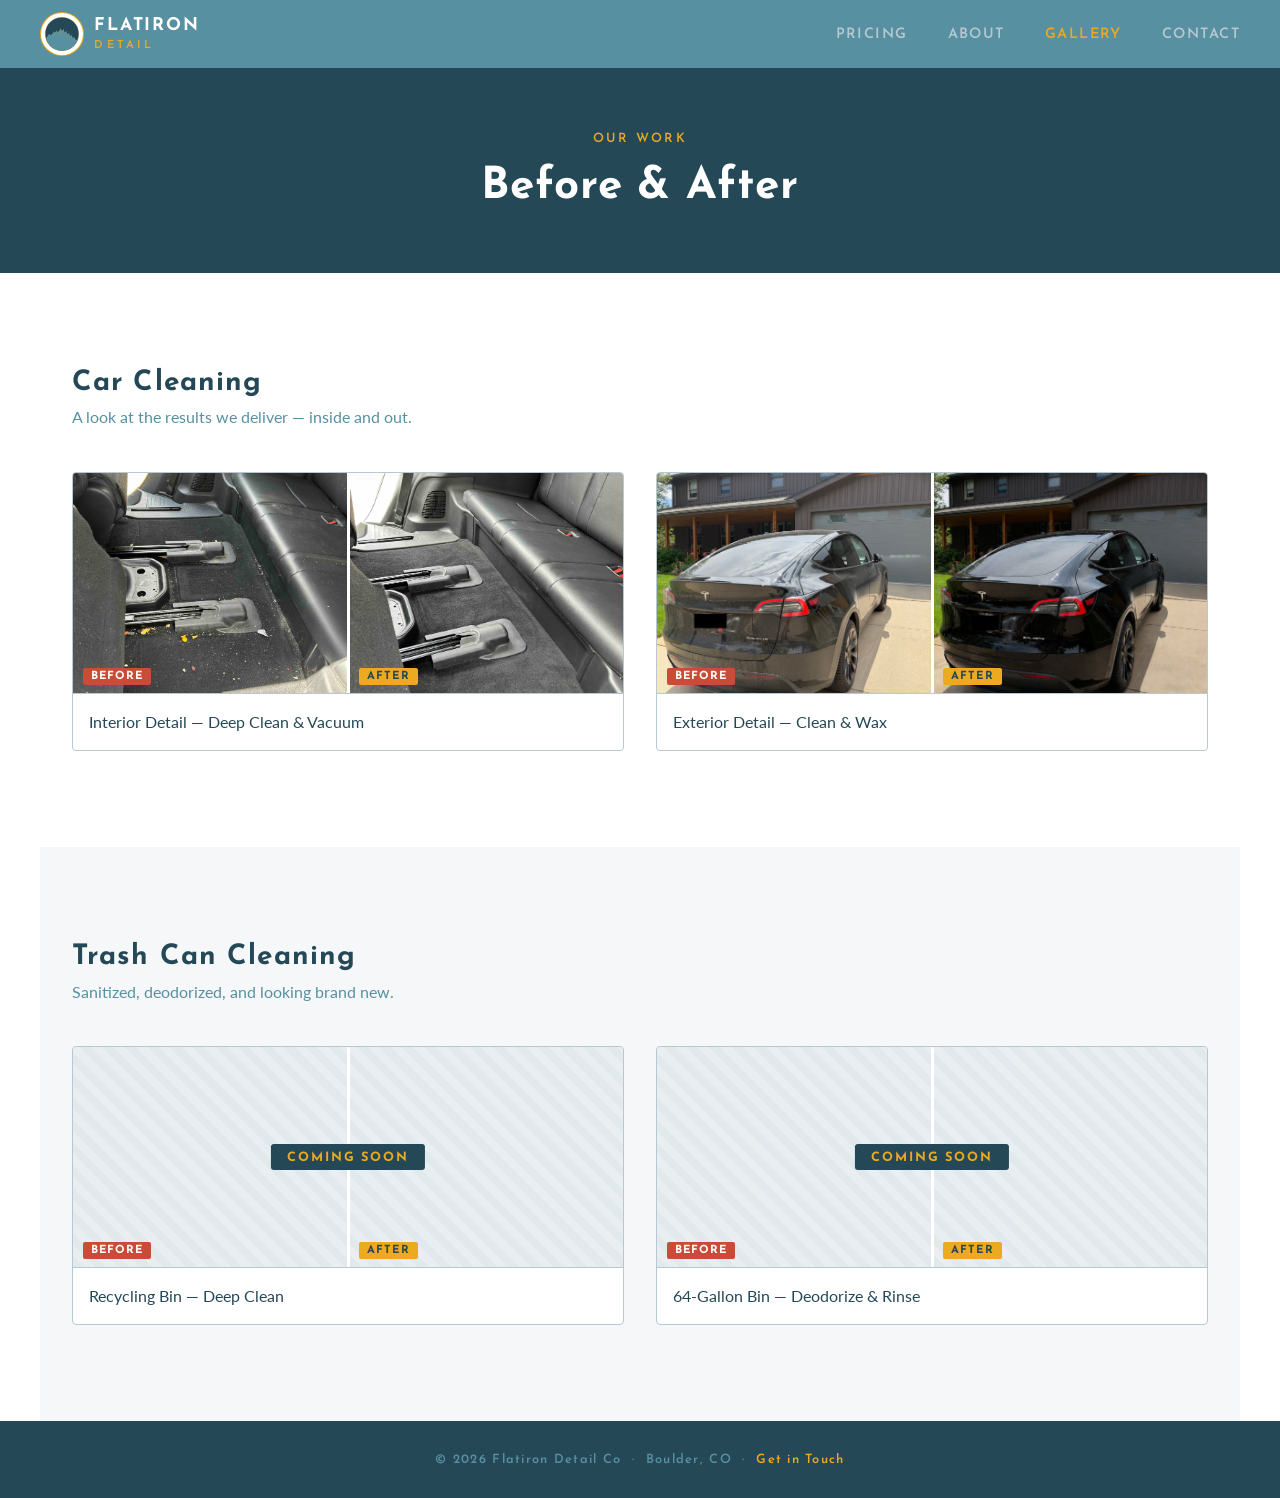
<file: gallery.html>
<!DOCTYPE html>
<html lang="en">
<head>
  <meta charset="UTF-8" />
  <meta name="viewport" content="width=device-width, initial-scale=1.0" />
  <title>Gallery | Flatiron Detail Co</title>
  <link rel="preconnect" href="https://fonts.googleapis.com" />
  <link rel="preconnect" href="https://fonts.gstatic.com" crossorigin />
  <link href="https://fonts.googleapis.com/css2?family=Josefin+Sans:wght@300;400;600;700&family=Lato:wght@300;400;700&family=Belanosima:wght@400;600;700&display=swap" rel="stylesheet" />
  <link rel="icon" type="image/svg+xml" href="favicon.svg" />
  <link rel="stylesheet" href="style.css" />
</head>
<body>

  <!-- Navigation -->
  <header class="navbar">
    <div class="nav-container">
      <a href="index.html" class="nav-logo">
        <svg viewBox="120 140 440 440" xmlns="http://www.w3.org/2000/svg">
          <defs><clipPath id="logo-clip"><circle cx="340" cy="360" r="168"/></clipPath></defs>
          <circle cx="340" cy="360" r="220" fill="#EBAA20"/>
          <circle cx="340" cy="360" r="210" fill="#FFFFFF"/>
          <circle cx="340" cy="360" r="168" fill="#254857"/>
          <g clip-path="url(#logo-clip)">
            <path d="M172 430 L172 528 L508 528 L508 430 L480 420 L460 390 L448 400 L436 370 L424 382 L410 350 L396 365 L382 330 L368 348 L354 310 L340 330 L326 308 L312 328 L298 345 L284 326 L270 348 L256 335 L242 360 L228 372 L214 358 L200 375 L186 395 Z" fill="#5790A1"/>
            <polyline points="326,308 318,340 308,345 298,332 290,348 282,344 272,360 264,354 254,372 246,366 238,380" fill="none" stroke="#EBAA20" stroke-width="1.8" stroke-linecap="round" stroke-linejoin="round"/>
            <polyline points="354,310 348,335 340,330 334,348 326,344 318,360 308,365 302,378" fill="none" stroke="#EBAA20" stroke-width="1.8" stroke-linecap="round" stroke-linejoin="round"/>
            <polyline points="382,330 376,350 368,348 360,365 352,360 344,374" fill="none" stroke="#EBAA20" stroke-width="1.5" stroke-linecap="round" stroke-linejoin="round"/>
            <polyline points="410,350 404,368 396,365 388,378 380,374 372,386" fill="none" stroke="#EBAA20" stroke-width="1.4" stroke-linecap="round" stroke-linejoin="round"/>
            <polyline points="436,370 428,385 420,382 412,392 404,388 396,398 388,394" fill="none" stroke="#EBAA20" stroke-width="1.2" stroke-linecap="round" stroke-linejoin="round"/>
          </g>
          <circle cx="340" cy="360" r="168" fill="none" stroke="#EBAA20" stroke-width="1.5"/>
          <circle cx="340" cy="360" r="162" fill="none" stroke="#EBAA20" stroke-width="0.5" opacity="0.5"/>
        </svg>
        <span class="nav-logo-text">
          <span class="logo-line1">FLATIRON</span>
          <span class="logo-line2">DETAIL</span>
        </span>
      </a>
      <button class="nav-toggle" aria-label="Toggle navigation">
        <span></span><span></span><span></span>
      </button>
      <nav class="nav-links">
        <a href="index.html#packages">Pricing</a>
        <a href="about.html">About</a>
        <a href="gallery.html" class="active">Gallery</a>
        <a href="contact.html">Contact</a>
      </nav>
    </div>
  </header>
  <script>
    const toggle = document.querySelector('.nav-toggle');
    const nav = document.querySelector('.nav-links');
    toggle.addEventListener('click', () => {
      toggle.classList.toggle('open');
      nav.classList.toggle('open');
    });
    nav.querySelectorAll('a').forEach(link => {
      link.addEventListener('click', () => {
        toggle.classList.remove('open');
        nav.classList.remove('open');
      });
    });
  </script>

  <!-- Page Header -->
  <section class="page-hero">
    <div class="page-hero-content">
      <p class="hero-eyebrow">Our Work</p>
      <h1>Before &amp; After</h1>
    </div>
  </section>

  <!-- Car Cleaning Section -->
  <section class="section">
    <div class="gallery-section-header">
      <h2>Car Cleaning</h2>
      <p>A look at the results we deliver — inside and out.</p>
    </div>
    <div class="gallery-grid">

      <div class="before-after-card">
        <div class="ba-images">
          <div class="ba-panel">
            <img src="images/Dirty1.jpg" alt="Before" />
            <span class="ba-label before">Before</span>
          </div>
          <div class="ba-divider"></div>
          <div class="ba-panel">
            <img src="images/Clean1.jpg" alt="After" />
            <span class="ba-label after">After</span>
          </div>
        </div>
        <p class="card-caption">Interior Detail — Deep Clean &amp; Vacuum</p>
      </div>

      <div class="before-after-card">
        <div class="ba-images">
          <div class="ba-panel">
            <img src="images/BeforeTesla2.jpg" alt="Before" />
            <span class="ba-label before">Before</span>
          </div>
          <div class="ba-divider"></div>
          <div class="ba-panel">
            <img src="images/AfterTesla2.jpg" alt="After" />
            <span class="ba-label after">After</span>
          </div>
        </div>
        <p class="card-caption">Exterior Detail — Clean &amp; Wax</p>
      </div>


    </div>
  </section>

  <!-- Trash Can Cleaning Section -->
  <section class="section section-alt">
    <div class="gallery-section-header">
      <h2>Trash Can Cleaning</h2>
      <p>Sanitized, deodorized, and looking brand new.</p>
    </div>
    <div class="gallery-grid">


      <div class="before-after-card">
        <div class="ba-images coming-soon-card">
          <span class="coming-soon-label">Coming Soon</span>
          <div class="ba-panel">
            <div class="img-placeholder"></div>
            <span class="ba-label before">Before</span>
          </div>
          <div class="ba-divider"></div>
          <div class="ba-panel">
            <div class="img-placeholder"></div>
            <span class="ba-label after">After</span>
          </div>
        </div>
        <p class="card-caption">Recycling Bin — Deep Clean</p>
      </div>

      <div class="before-after-card">
        <div class="ba-images coming-soon-card">
          <span class="coming-soon-label">Coming Soon</span>
          <div class="ba-panel">
            <div class="img-placeholder"></div>
            <span class="ba-label before">Before</span>
          </div>
          <div class="ba-divider"></div>
          <div class="ba-panel">
            <div class="img-placeholder"></div>
            <span class="ba-label after">After</span>
          </div>
        </div>
        <p class="card-caption">64-Gallon Bin — Deodorize &amp; Rinse</p>
      </div>


    </div>
  </section>

  <footer class="site-footer">
    <p>&copy; <span id="year"></span> Flatiron Detail Co &nbsp;·&nbsp; Boulder, CO &nbsp;·&nbsp; <a href="contact.html">Get in Touch</a></p>
  </footer>
  <script>document.getElementById('year').textContent = new Date().getFullYear();</script>

</body>
</html>
</file>
<file: style.css>
/* === Route36 Brand Colors ===
  Steel:   #254857 (primary dark)
  Slate:   #5790A1 (mid blue)
  Light:   #B6C9D2
  Ochre:   #EBAA20 (gold accent)
  Clay:    #C94B38 (warm red)
  Steel-grey: #949CA6
*/

* {
  margin: 0;
  padding: 0;
  box-sizing: border-box;
}

body {
  font-family: 'Lato', sans-serif;
  color: #254857;
  background-color: #fff;
  padding-top: 68px;
}

/* =========================================
   NAVBAR
   ========================================= */
.navbar {
  position: fixed;
  top: 0;
  left: 0;
  right: 0;
  background-color: #5790A1;
  z-index: 100;
  padding: 0 2rem;
}

.nav-container {
  max-width: 1200px;
  margin: 0 auto;
  display: flex;
  align-items: center;
  justify-content: space-between;
  height: 68px;
}

.logo-placeholder {
  color: #fff;
  font-family: 'Josefin Sans', sans-serif;
  font-size: 1.1rem;
  font-weight: 600;
  letter-spacing: 0.08em;
  text-decoration: none;
}

.nav-logo {
  display: flex;
  align-items: center;
  gap: 0.65rem;
  text-decoration: none;
  flex-shrink: 0;
}

.nav-logo svg {
  height: 44px;
  width: auto;
  flex-shrink: 0;
}

.nav-logo-text {
  display: flex;
  flex-direction: column;
  line-height: 1;
}

.nav-logo-text .logo-line1 {
  font-family: 'Josefin Sans', sans-serif;
  font-weight: 700;
  font-size: 1.1rem;
  letter-spacing: 0.1em;
  color: #fff;
}

.nav-logo-text .logo-line2 {
  font-family: 'Josefin Sans', sans-serif;
  font-weight: 600;
  font-size: 0.7rem;
  letter-spacing: 0.28em;
  color: #EBAA20;
  margin-top: 0.3rem;
}

.nav-links {
  display: flex;
  gap: 2.5rem;
}

.nav-links a {
  color: #B6C9D2;
  text-decoration: none;
  font-family: 'Josefin Sans', sans-serif;
  font-size: 0.9rem;
  font-weight: 600;
  letter-spacing: 0.1em;
  text-transform: uppercase;
  transition: color 0.2s;
}

.nav-links a:hover,
.nav-links a.active {
  color: #EBAA20;
}

/* Hamburger button */
.nav-toggle {
  display: none;
  flex-direction: column;
  justify-content: space-between;
  width: 24px;
  height: 18px;
  background: none;
  border: none;
  cursor: pointer;
  padding: 0;
}

.nav-toggle span {
  display: block;
  width: 100%;
  height: 2px;
  background-color: #fff;
  border-radius: 2px;
  transition: transform 0.3s, opacity 0.3s;
}

/* Hamburger open state */
.nav-toggle.open span:nth-child(1) {
  transform: translateY(8px) rotate(45deg);
}
.nav-toggle.open span:nth-child(2) {
  opacity: 0;
}
.nav-toggle.open span:nth-child(3) {
  transform: translateY(-8px) rotate(-45deg);
}

/* =========================================
   HERO
   ========================================= */
.hero {
  background-color: #254857;
  background-image:
    linear-gradient(to right, rgba(37, 72, 87, 0.85) 40%, rgba(37, 72, 87, 0.4) 100%),
    url('images/FlatironDetailHero.png');
  background-size: cover;
  background-position: center;
  min-height: 88vh;
  display: flex;
  align-items: center;
  justify-content: flex-start;
  text-align: left;
  padding: 5rem 2rem;
}

.hero-content {
  max-width: 780px;
  margin-left: max(2rem, calc((100vw - 1200px) / 2));
  padding-left: 2rem;
}

.hero-eyebrow {
  font-family: 'Josefin Sans', sans-serif;
  font-size: 0.8rem;
  font-weight: 600;
  letter-spacing: 0.2em;
  text-transform: uppercase;
  color: #EBAA20;
  margin-bottom: 1.25rem;
}

.hero-content h1 {
  font-family: 'Josefin Sans', sans-serif;
  color: #fff;
  font-size: 3.5rem;
  font-weight: 700;
  line-height: 1.15;
  letter-spacing: 0.02em;
  margin-bottom: 1.5rem;
}

.hero-sub {
  color: #B6C9D2;
  font-family: 'Lato', sans-serif;
  font-size: 1.1rem;
  font-weight: 300;
  line-height: 1.75;
  margin-bottom: 2.5rem;
  max-width: 560px;
}

.hero-buttons {
  display: flex;
  gap: 1rem;
  justify-content: flex-start;
  flex-wrap: wrap;
}

/* =========================================
   BUTTONS
   ========================================= */
.btn {
  display: inline-block;
  padding: 0.9rem 2.25rem;
  border-radius: 3px;
  text-decoration: none;
  font-family: 'Josefin Sans', sans-serif;
  font-size: 0.85rem;
  font-weight: 700;
  letter-spacing: 0.12em;
  text-transform: uppercase;
  transition: opacity 0.2s;
  white-space: nowrap;
}

.btn:hover {
  opacity: 0.85;
}

.btn-primary {
  background-color: #EBAA20;
  color: #254857;
}

.btn-secondary {
  background-color: transparent;
  color: #fff;
  border: 2px solid #B6C9D2;
}

/* =========================================
   GENERIC SECTIONS
   ========================================= */
.section {
  max-width: 1200px;
  margin: 0 auto;
  padding: 6rem 2rem;
}

.section-alt {
  background-color: #f5f7f8;
  padding: 6rem 2rem;
}

.section-alt > * {
  max-width: 1200px;
  margin-left: auto;
  margin-right: auto;
}

.section h2,
.section-alt h2 {
  font-family: 'Josefin Sans', sans-serif;
  font-size: 2rem;
  font-weight: 700;
  letter-spacing: 0.04em;
  color: #254857;
  margin-bottom: 1rem;
}

.section p,
.section-alt p {
  font-family: 'Lato', sans-serif;
  color: #5790A1;
  font-size: 1rem;
  line-height: 1.8;
}

/* =========================================
   PAGE HERO (inner pages)
   ========================================= */
.page-hero {
  background-color: #254857;
  padding: 4rem 2rem;
  text-align: center;
}

.page-hero-content {
  max-width: 780px;
  margin: 0 auto;
}

.page-hero h1 {
  font-family: 'Josefin Sans', sans-serif;
  color: #fff;
  font-size: 2.75rem;
  font-weight: 700;
  letter-spacing: 0.02em;
  margin-top: 0.5rem;
}

.hero-eyebrow-light {
  font-family: 'Josefin Sans', sans-serif;
  font-size: 0.8rem;
  font-weight: 600;
  letter-spacing: 0.2em;
  text-transform: uppercase;
  color: #EBAA20;
  margin-bottom: 0.5rem;
}

/* =========================================
   ABOUT PAGE
   ========================================= */
.about-grid {
  display: grid;
  grid-template-columns: repeat(auto-fit, minmax(280px, 1fr));
  gap: 3rem;
}

.about-block h2 {
  font-family: 'Josefin Sans', sans-serif;
  font-size: 1.4rem;
  font-weight: 700;
  color: #254857;
  margin-bottom: 0.75rem;
}

.about-block p {
  font-family: 'Lato', sans-serif;
  color: #5790A1;
  font-size: 1rem;
  line-height: 1.8;
}

/* =========================================
   TEAM SECTION (About page)
   ========================================= */
.team-section-header {
  margin-bottom: 2.5rem;
}

.team-section-header h2 {
  font-family: 'Josefin Sans', sans-serif;
  font-size: 2rem;
  font-weight: 700;
  color: #254857;
}

.team-photos-row {
  display: grid;
  grid-template-columns: repeat(auto-fit, minmax(280px, 1fr));
  gap: 2rem;
  max-width: 1200px;
  margin: 0 auto 3rem;
}

.team-photo-block img {
  width: 100%;
  height: 320px;
  object-fit: cover;
  object-position: center top;
  border-radius: 4px;
  display: block;
}

.team-photos-row .team-photo-block:last-child img {
  object-position: center;
}

.team-photo-caption {
  font-family: 'Josefin Sans', sans-serif;
  font-size: 0.8rem;
  font-weight: 600;
  letter-spacing: 0.1em;
  text-transform: uppercase;
  color: #5790A1 !important;
  text-align: center;
  margin-top: 0.6rem;
}

.team-grid {
  display: flex;
  justify-content: center;
  max-width: 1200px;
  margin: 0 auto;
}

.team-grid .team-card {
  max-width: 480px;
  width: 100%;
}

.team-card {
  background: #fff;
  border: 1px solid #B6C9D2;
  border-radius: 4px;
  overflow: hidden;
}

.team-photo-placeholder {
  width: 100%;
  height: 260px;
  background-color: #B6C9D2;
  background-image: repeating-linear-gradient(
    45deg,
    transparent,
    transparent 8px,
    rgba(255,255,255,0.25) 8px,
    rgba(255,255,255,0.25) 16px
  );
}

.team-info {
  padding: 1.25rem 1.5rem;
}

.team-info h3 {
  font-family: 'Josefin Sans', sans-serif;
  font-size: 1.2rem;
  font-weight: 700;
  color: #254857;
  margin-bottom: 0.5rem;
}

.team-info p {
  font-family: 'Lato', sans-serif;
  color: #5790A1;
  font-size: 0.95rem;
  line-height: 1.7;
}

/* =========================================
   TESTIMONIALS (Contact page)
   ========================================= */
.testimonials-section h2 {
  font-family: 'Josefin Sans', sans-serif;
  font-size: 2rem;
  font-weight: 700;
  color: #254857;
  margin-bottom: 2.5rem;
}

.testimonials-grid {
  display: grid;
  grid-template-columns: repeat(auto-fit, minmax(260px, 1fr));
  gap: 2rem;
}

.testimonial-card {
  background: #fff;
  border: 1px solid #B6C9D2;
  border-radius: 4px;
  padding: 1.75rem;
}

.testimonial-quote {
  font-family: 'Lato', sans-serif;
  font-size: 1rem;
  line-height: 1.8;
  color: #254857 !important;
  margin-bottom: 1rem;
  font-style: italic;
}

.testimonial-name {
  font-family: 'Josefin Sans', sans-serif;
  font-size: 0.8rem;
  font-weight: 600;
  letter-spacing: 0.1em;
  color: #EBAA20 !important;
}

/* =========================================
   CONTACT PAGE
   ========================================= */
.contact-grid {
  display: grid;
  grid-template-columns: 1fr 360px;
  gap: 4rem;
  align-items: start;
}

.contact-form-wrap h2,
.contact-info h2 {
  font-family: 'Josefin Sans', sans-serif;
  font-size: 1.4rem;
  font-weight: 700;
  color: #254857;
  margin-bottom: 1.5rem;
}

.form-group {
  display: flex;
  flex-direction: column;
  margin-bottom: 1.25rem;
}

.form-group label {
  font-family: 'Josefin Sans', sans-serif;
  font-size: 0.8rem;
  font-weight: 600;
  letter-spacing: 0.1em;
  text-transform: uppercase;
  color: #254857;
  margin-bottom: 0.4rem;
}

.form-group input,
.form-group textarea {
  font-family: 'Lato', sans-serif;
  font-size: 0.95rem;
  padding: 0.75rem 1rem;
  border: 1px solid #B6C9D2;
  border-radius: 3px;
  color: #254857;
  background: #fff;
  outline: none;
  transition: border-color 0.2s;
}

.form-group input:focus,
.form-group textarea:focus {
  border-color: #5790A1;
}

.form-group textarea {
  resize: vertical;
}

.info-block {
  margin-bottom: 1.5rem;
}

.info-label {
  font-family: 'Josefin Sans', sans-serif !important;
  font-size: 0.75rem !important;
  font-weight: 600 !important;
  letter-spacing: 0.12em !important;
  text-transform: uppercase;
  color: #EBAA20 !important;
  margin-bottom: 0.25rem !important;
}

.contact-info p {
  font-family: 'Lato', sans-serif;
  color: #254857 !important;
  font-size: 1rem;
  line-height: 1.6;
}

.form-success {
  display: none;
  background: #f0f4f6;
  border-left: 4px solid #EBAA20;
  padding: 1.5rem;
  border-radius: 3px;
  margin-top: 1rem;
}

.form-success p {
  font-family: 'Josefin Sans', sans-serif;
  font-size: 1rem;
  font-weight: 600;
  color: #254857 !important;
  letter-spacing: 0.04em;
}

.contact-info a {
  color: #EBAA20;
  text-decoration: none;
  transition: opacity 0.2s;
}

.contact-info a:hover {
  opacity: 0.75;
}

/* =========================================
   GALLERY PAGE
   ========================================= */
.gallery-section-header {
  margin-bottom: 2.5rem;
}

.gallery-section-header h2 {
  font-family: 'Josefin Sans', sans-serif;
  font-size: 1.75rem;
  font-weight: 700;
  color: #254857;
  margin-bottom: 0.4rem;
}

.gallery-section-header p {
  font-family: 'Lato', sans-serif;
  color: #5790A1;
  font-size: 1rem;
}

.gallery-grid {
  display: grid;
  grid-template-columns: repeat(auto-fit, minmax(300px, 1fr));
  gap: 2rem;
}

.before-after-card {
  border: 1px solid #B6C9D2;
  border-radius: 4px;
  overflow: hidden;
  background: #fff;
}

.ba-images {
  display: flex;
  height: 220px;
}

.ba-panel {
  flex: 1;
  position: relative;
}

.img-placeholder {
  width: 100%;
  height: 100%;
  background-color: #B6C9D2;
  background-image: repeating-linear-gradient(
    45deg,
    transparent,
    transparent 8px,
    rgba(255,255,255,0.25) 8px,
    rgba(255,255,255,0.25) 16px
  );
}

.ba-panel img {
  width: 100%;
  height: 100%;
  object-fit: cover;
  display: block;
}

.ba-label {
  position: absolute;
  bottom: 0.5rem;
  left: 0.6rem;
  font-family: 'Josefin Sans', sans-serif;
  font-size: 0.7rem;
  font-weight: 700;
  letter-spacing: 0.1em;
  text-transform: uppercase;
  padding: 0.2rem 0.5rem;
  border-radius: 2px;
}

.ba-label.before {
  background-color: #C94B38;
  color: #fff;
}

.ba-label.after {
  background-color: #EBAA20;
  color: #254857;
}

.coming-soon-card {
  position: relative;
}

.coming-soon-label {
  position: absolute;
  top: 50%;
  left: 50%;
  transform: translate(-50%, -50%);
  z-index: 10;
  background: #254857;
  color: #EBAA20;
  font-family: 'Josefin Sans', sans-serif;
  font-size: 0.8rem;
  font-weight: 700;
  letter-spacing: 0.15em;
  text-transform: uppercase;
  padding: 0.4rem 1rem;
  border-radius: 3px;
  white-space: nowrap;
}

.coming-soon-card .img-placeholder {
  opacity: 0.4;
}

.ba-divider {
  width: 3px;
  background-color: #fff;
  flex-shrink: 0;
}

.card-caption {
  font-family: 'Lato', sans-serif;
  font-size: 0.9rem;
  color: #254857 !important;
  padding: 0.85rem 1rem;
  border-top: 1px solid #B6C9D2;
}

/* =========================================
   PACKAGES SECTION
   ========================================= */
.packages-section {
  background-color: #f5f7f8;
  padding: 6rem 2rem;
}

.packages-container {
  max-width: 1200px;
  margin: 0 auto;
}

.section-heading {
  margin-bottom: 3rem;
}

.section-heading--sub {
  margin-top: 5rem;
  margin-bottom: 2rem;
}

.section-eyebrow {
  font-family: 'Josefin Sans', sans-serif;
  font-size: 0.8rem;
  font-weight: 600;
  letter-spacing: 0.2em;
  text-transform: uppercase;
  color: #EBAA20;
  margin-bottom: 0.5rem;
}

.section-heading h2 {
  font-family: 'Josefin Sans', sans-serif;
  font-size: 2.25rem;
  font-weight: 700;
  color: #254857;
}

.section-sub {
  font-family: 'Lato', sans-serif;
  color: #5790A1;
  font-size: 1rem;
  margin-top: 0.4rem;
}

.packages-grid {
  display: grid;
  grid-template-columns: repeat(auto-fit, minmax(280px, 1fr));
  gap: 2rem;
}

.package-card {
  background: #fff;
  border: 1px solid #B6C9D2;
  border-radius: 4px;
  padding: 2rem;
  display: flex;
  flex-direction: column;
  position: relative;
}

.package-card--featured {
  border-color: #254857;
  border-width: 2px;
}

.package-badge {
  position: absolute;
  top: -1px;
  right: 1.5rem;
  background-color: #EBAA20;
  color: #254857;
  font-family: 'Josefin Sans', sans-serif;
  font-size: 0.7rem;
  font-weight: 700;
  letter-spacing: 0.1em;
  text-transform: uppercase;
  padding: 0.3rem 0.75rem;
  border-radius: 0 0 4px 4px;
}

.package-header {
  margin-bottom: 1.5rem;
  padding-bottom: 1.5rem;
  border-bottom: 1px solid #B6C9D2;
}

.package-header h3 {
  font-family: 'Josefin Sans', sans-serif;
  font-size: 1.4rem;
  font-weight: 700;
  color: #254857;
  letter-spacing: 0.04em;
  margin-bottom: 0.4rem;
}

.package-price {
  font-family: 'Lato', sans-serif;
  font-size: 1.5rem;
  font-weight: 700;
  color: #5790A1;
}

.package-features {
  list-style: none;
  flex: 1;
  margin-bottom: 2rem;
}

.package-features li {
  font-family: 'Lato', sans-serif;
  font-size: 0.95rem;
  color: #254857;
  padding: 0.5rem 0 0.5rem 1.25rem;
  border-bottom: 1px solid #f0f3f4;
  position: relative;
}

.package-features li::before {
  content: '✓';
  position: absolute;
  left: 0;
  color: #EBAA20;
  font-weight: 700;
}

.extras-grid {
  display: grid;
  grid-template-columns: repeat(auto-fill, minmax(160px, 1fr));
  gap: 1rem;
}

.extra-card {
  background: #fff;
  border: 1px solid #B6C9D2;
  border-radius: 4px;
  padding: 1.25rem 1rem;
  text-align: center;
}

.extra-name {
  font-family: 'Josefin Sans', sans-serif;
  font-size: 0.85rem;
  font-weight: 600;
  color: #254857;
  letter-spacing: 0.04em;
  margin-bottom: 0.4rem;
}

.extra-price {
  font-family: 'Lato', sans-serif;
  font-size: 1.1rem;
  font-weight: 700;
  color: #5790A1;
}

/* =========================================
   FOOTER
   ========================================= */
.site-footer {
  background-color: #254857;
  padding: 2rem;
  text-align: center;
}

.site-footer p {
  font-family: 'Josefin Sans', sans-serif;
  font-size: 0.8rem;
  font-weight: 600;
  letter-spacing: 0.1em;
  color: #5790A1;
}

.site-footer a {
  color: #EBAA20;
  text-decoration: none;
  transition: opacity 0.2s;
}

.site-footer a:hover {
  opacity: 0.75;
}

/* =========================================
   RESPONSIVE — TABLET (max 900px)
   ========================================= */
@media (max-width: 900px) {
  .contact-grid {
    grid-template-columns: 1fr;
    gap: 3rem;
  }

  .hero-content h1 {
    font-size: 2.75rem;
  }

  .page-hero h1 {
    font-size: 2.25rem;
  }
}

/* =========================================
   RESPONSIVE — MOBILE (max 768px)
   ========================================= */
@media (max-width: 768px) {

  /* Nav — show hamburger, hide links by default */
  .nav-toggle {
    display: flex;
  }

  .nav-links {
    display: none;
    position: fixed;
    top: 68px;
    left: 0;
    right: 0;
    background-color: #254857;
    flex-direction: column;
    gap: 0;
    padding: 0.5rem 0;
  }

  .nav-links.open {
    display: flex;
  }

  .nav-links a {
    padding: 1rem 2rem;
    border-bottom: 1px solid rgba(255,255,255,0.08);
  }

  .nav-links a:last-child {
    border-bottom: none;
  }

  /* Hero */
  .hero {
    min-height: 70vh;
    padding: 4rem 1.5rem;
  }

  .hero-content {
    margin-left: 0;
    padding-left: 0;
  }

  .hero-content h1 {
    font-size: 2.25rem;
  }

  .hero-sub {
    font-size: 1rem;
  }

  .btn {
    padding: 0.8rem 1.75rem;
    font-size: 0.8rem;
  }

  /* Sections */
  .section,
  .packages-section {
    padding: 4rem 1.5rem;
  }

  .section-alt {
    padding: 4rem 1.5rem;
  }

  /* Page hero */
  .page-hero {
    padding: 3rem 1.5rem;
  }

  .page-hero h1 {
    font-size: 2rem;
  }

  /* About */
  .about-grid {
    grid-template-columns: 1fr;
    gap: 2rem;
  }

  /* Gallery */
  .gallery-grid {
    grid-template-columns: 1fr;
  }

  /* Packages */
  .packages-grid {
    grid-template-columns: 1fr;
  }

  .extras-grid {
    grid-template-columns: repeat(2, 1fr);
  }

  .section-heading h2 {
    font-size: 1.75rem;
  }

  .section-heading--sub {
    margin-top: 3rem;
  }
}

/* =========================================
   RESPONSIVE — SMALL MOBILE (max 480px)
   ========================================= */
@media (max-width: 480px) {
  .hero-content h1 {
    font-size: 1.9rem;
  }

  .hero-buttons {
    flex-direction: column;
  }

  .btn {
    text-align: center;
  }

  .extras-grid {
    grid-template-columns: 1fr;
  }

  .ba-images {
    height: 160px;
  }

  .page-hero h1 {
    font-size: 1.75rem;
  }
}
</file>
